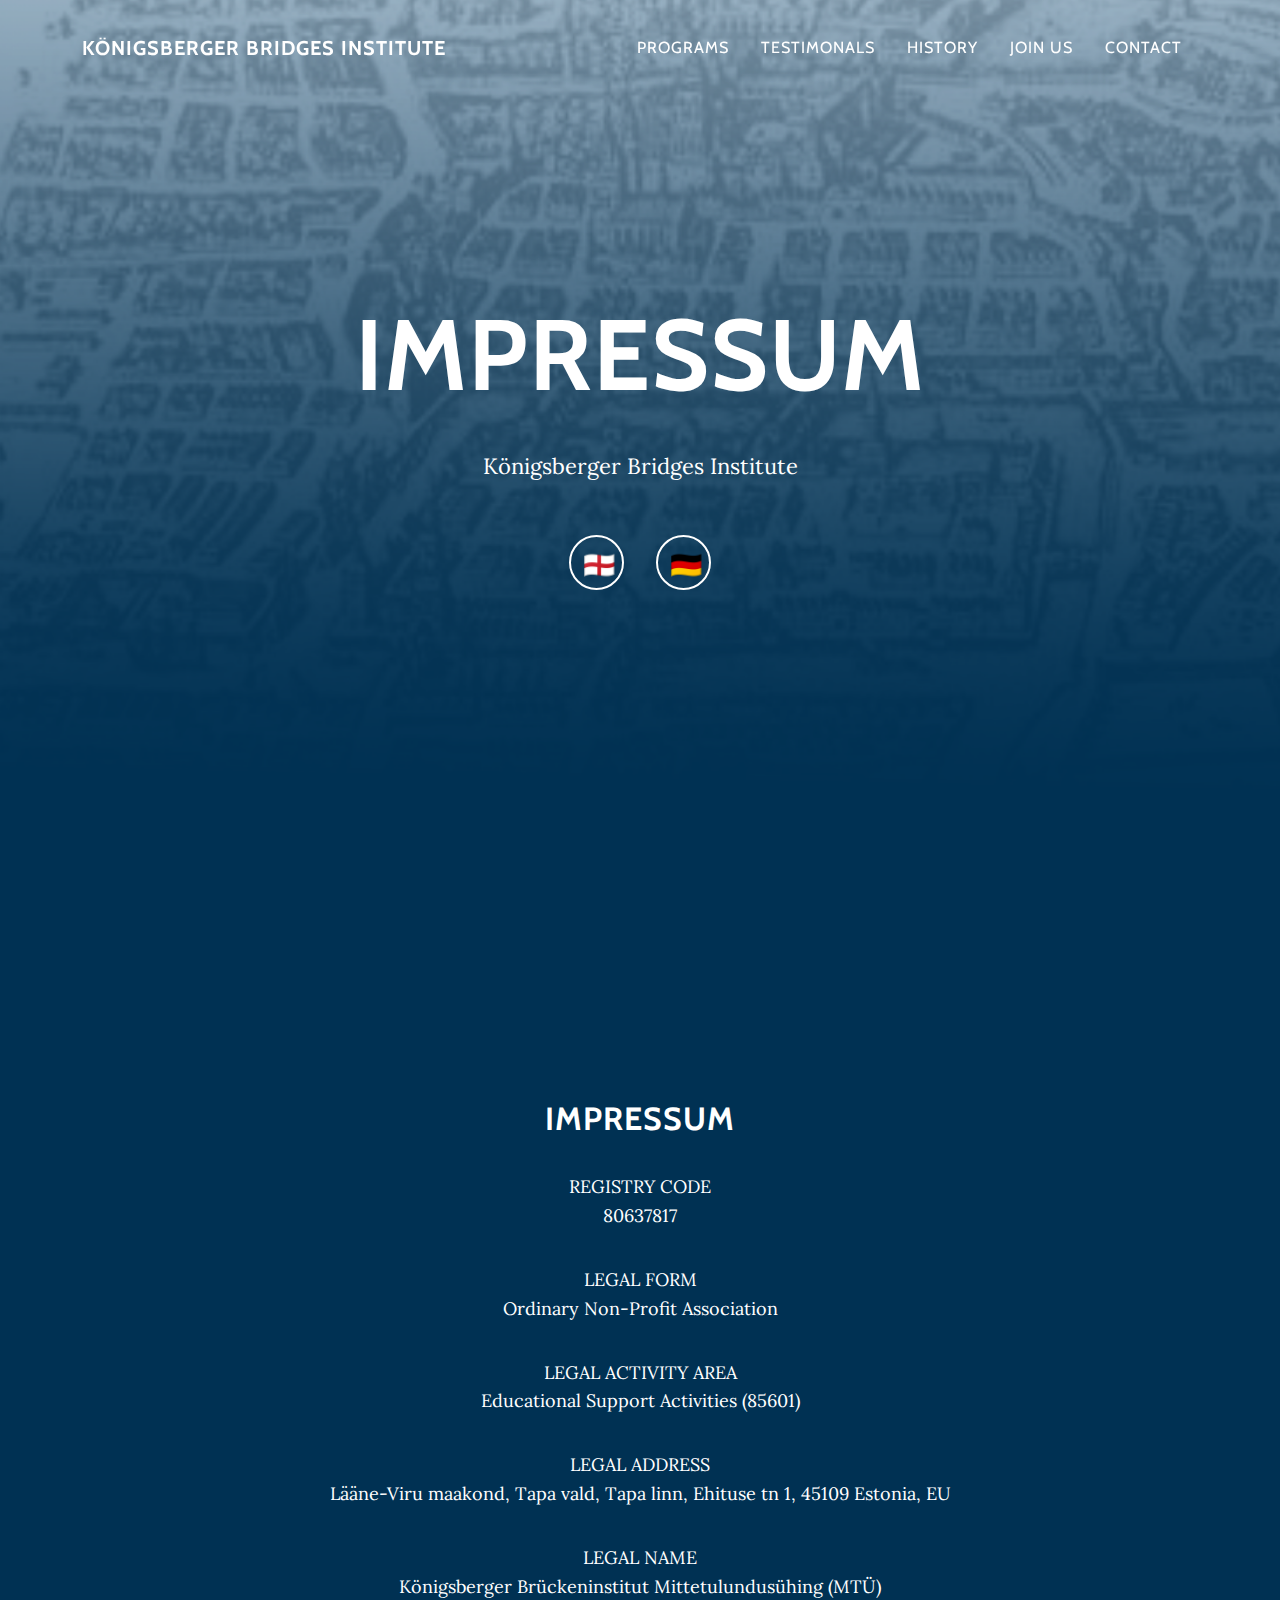
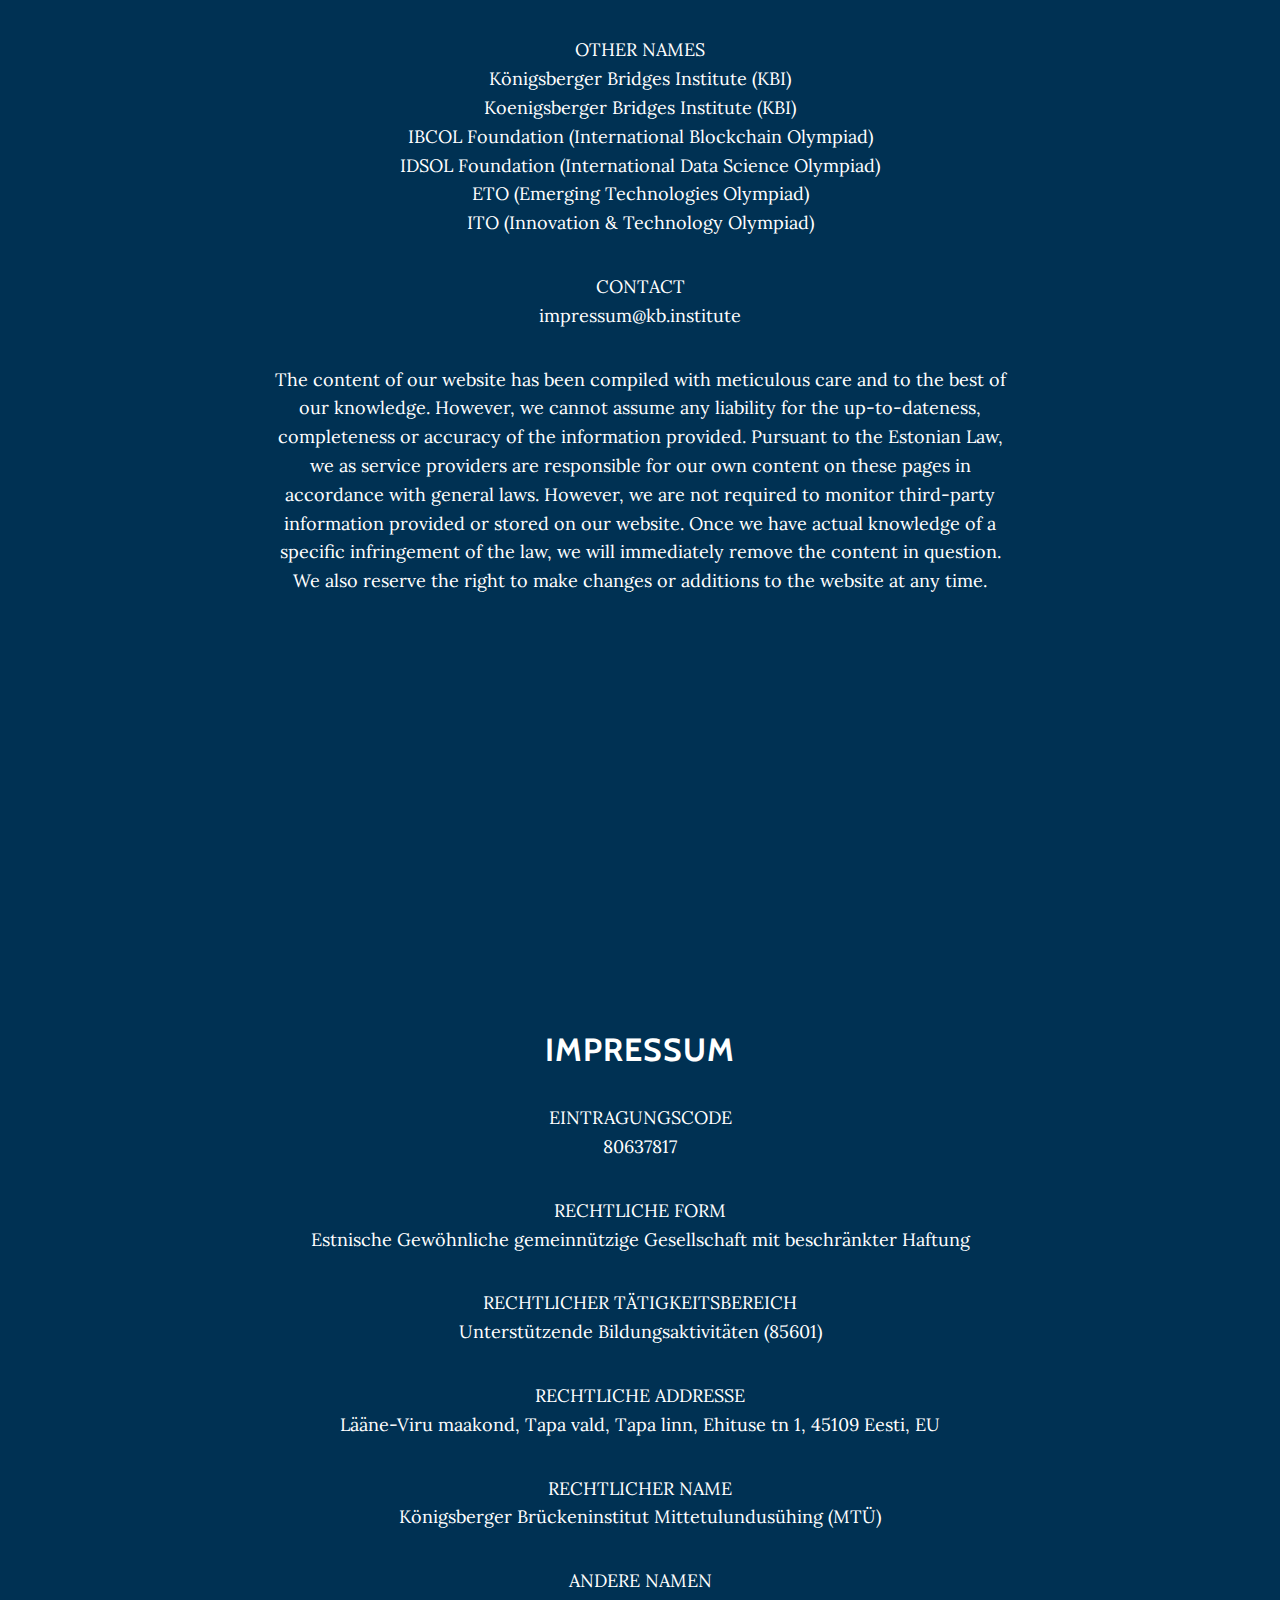
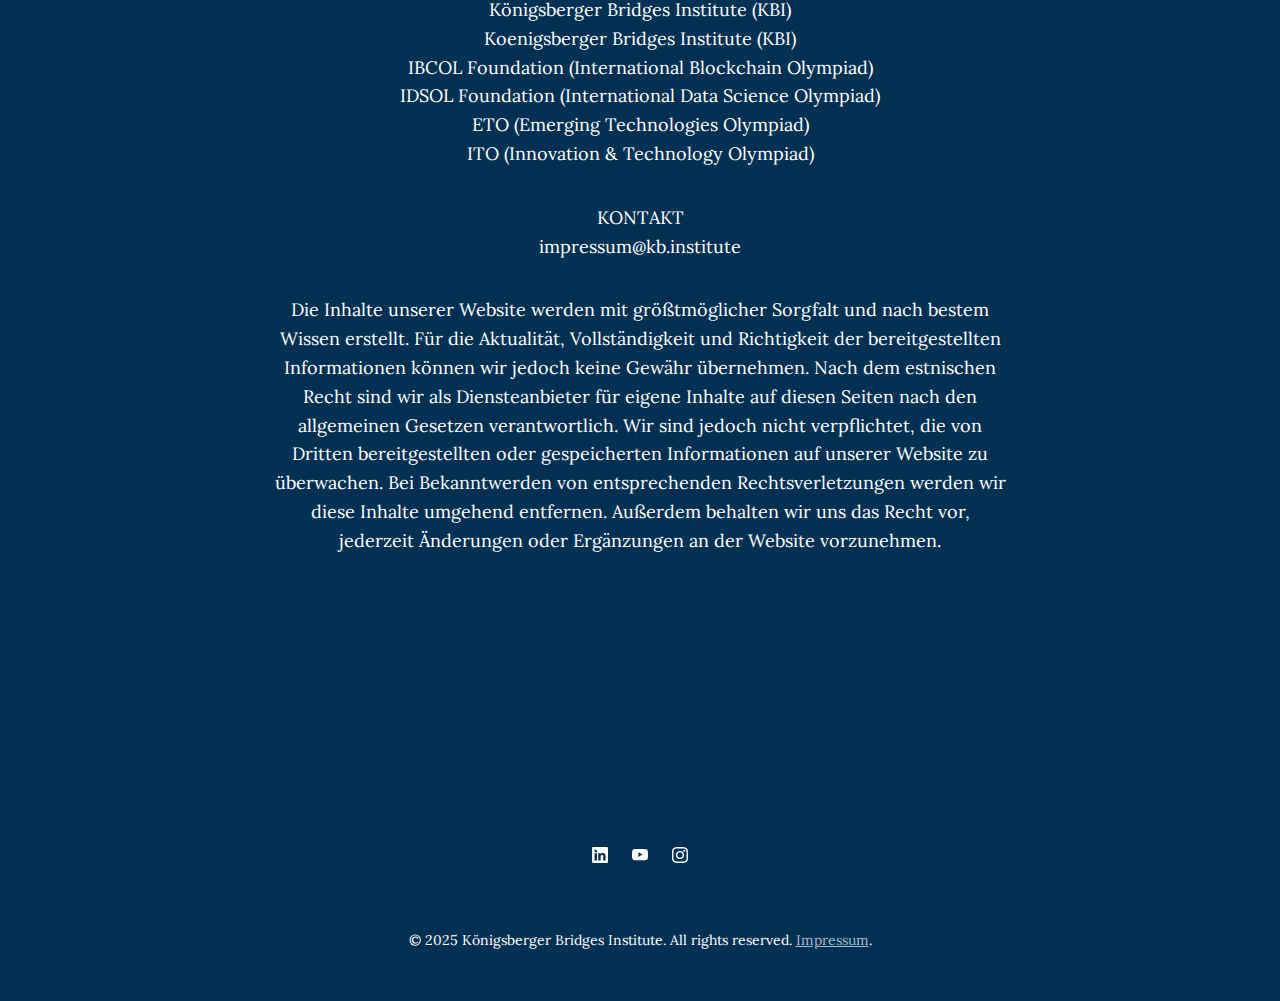
<file: impressum.html>
<!DOCTYPE html><html data-bs-theme="light" lang="en"><head><meta charset="utf-8">
<script async src="https://www.googletagmanager.com/gtag/js?id=G-483K22EFDR"></script>
<script>
  window.dataLayer = window.dataLayer || [];
  function gtag(){dataLayer.push(arguments);}
  gtag('js', new Date());
  gtag('config', 'G-483K22EFDR');
</script><meta name="viewport" content="width=device-width, initial-scale=1.0, shrink-to-fit=no"><title>Königsberger Bridges Institute</title><meta name="twitter:image" content="https://www.kb.institute/assets/img/Logos/kbi-003153.png"><meta name="twitter:description" content="Königsberger Bridges Institute brings out the latent potential and power of possibility through programs and infrastructure for education in STEM."><meta property="og:title" content="Königsberger Bridges Institute"><meta property="og:type" content="website"><meta name="twitter:title" content="Königsberger Bridges Institute"><meta name="description" content="Königsberger Bridges Institute brings out the latent potential and power of possibility through programs and infrastructure for education in STEM."><meta property="og:image" content="https://www.kb.institute/assets/img/Logos/kbi-003153.png"><link rel="icon" type="image/png" sizes="3841x3077" href="assets/img/Logos/kbi-000.png"><link rel="icon" type="image/png" sizes="3841x3077" href="assets/img/Logos/kbi-000.png" media="(prefers-color-scheme: dark)"><link rel="icon" type="image/png" sizes="3841x3077" href="assets/img/Logos/kbi-000.png"><link rel="icon" type="image/png" sizes="3841x3077" href="assets/img/Logos/kbi-000.png" media="(prefers-color-scheme: dark)"><link rel="icon" type="image/png" sizes="3841x3077" href="assets/img/Logos/kbi-000.png"><link rel="icon" type="image/png" sizes="3841x3077" href="assets/img/Logos/kbi-000.png"><link rel="icon" type="image/png" sizes="3841x3077" href="assets/img/Logos/kbi-000.png"><link rel="stylesheet" href="assets/bootstrap/css/bootstrap.min.css"><link rel="stylesheet" href="https://fonts.googleapis.com/css?family=Lora:400,700,400italic,700italic&amp;display=swap"><link rel="stylesheet" href="https://fonts.googleapis.com/css?family=Cabin:700&amp;display=swap"><link rel="stylesheet" href="https://cdnjs.cloudflare.com/ajax/libs/font-awesome/4.7.0/css/font-awesome.min.css"><link rel="stylesheet" href="assets/css/styles.min.css"></head><body id="page-top" data-bs-spy="scroll" data-bs-target="#mainNav" data-bs-offset="77" style="background: #003153;"><nav class="navbar navbar-expand-md fixed-top navbar-light" id="mainNav"><div class="container"><img src="assets/img/Logos/kbi-003153.png" width="0px" height="0px"><a class="navbar-brand" href="https://kb.institute">Königsberger Bridges Institute</a><button data-bs-toggle="collapse" class="navbar-toggler navbar-toggler-right" data-bs-target="#navbarResponsive" type="button" aria-controls="navbarResponsive" aria-expanded="false" aria-label="Toggle navigation" value="Menu"><i class="fa fa-bars"></i></button><div class="collapse navbar-collapse" id="navbarResponsive"><ul class="navbar-nav ms-auto"><li class="nav-item nav-link"><a class="nav-link" href="index.html#ertw">Programs</a></li><li class="nav-item nav-link"><a class="nav-link" href="testimonials.html">Testimonals</a></li><li class="nav-item nav-link"><a class="nav-link" href="history.html">History</a></li><li class="nav-item nav-link"><a class="nav-link" href="https://drive.google.com/file/d/1vzIyGsGKx9d0Z9iZ9qarGZwews9msNI7/view" target="_blank">Join Us</a></li><li class="nav-item nav-link"><a class="nav-link" href="index.html#contact">contact</a></li></ul></div></div></nav><header class="masthead" style="background-image:url('assets/img/koenigsberger-bruecken-preussen.png');"><div class="intro-body"><div class="container"><div class="row"><div class="col-lg-8 mx-auto"><h1 class="brand-heading">IMPRESSUM</h1><p class="intro-text">Königsberger Bridges Institute</p><a class="btn btn-link btn-circle lang-btn" role="button" href="#en">🏴󠁧󠁢󠁥󠁮󠁧󠁿</a><a class="btn btn-link btn-circle lang-btn" role="button" href="#de">🇩🇪</a></div></div></div></div></header><section class="text-center content-section" id="en"><div class="container"><div class="row"><div class="col-lg-8 mx-auto"><h2>IMPRESSUM</h2><p>REGISTRY CODE<br>80637817</p><p>LEGAL FORM<br>Ordinary Non-Profit Association</p><p>LEGAL ACTIVITY AREA<br>Educational Support Activities (85601)</p><p>LEGAL&nbsp;ADDRESS<br>Lääne-Viru maakond, Tapa vald, Tapa linn, Ehituse tn 1, 45109 Estonia, EU</p><p>LEGAL&nbsp;NAME<br>Königsberger Brückeninstitut Mittetulundusühing (MTÜ)</p><p>OTHER NAMES<br>Königsberger Bridges Institute (KBI)<br>Koenigsberger Bridges Institute (KBI)<br>IBCOL Foundation (International Blockchain Olympiad)<br>IDSOL Foundation (International Data Science Olympiad)<br>ETO (Emerging Technologies Olympiad)<br>ITO (Innovation &amp; Technology Olympiad)</p><p>CONTACT<br>impressum@kb.institute</p><p>The content of our website has been compiled with meticulous care and to the best of our knowledge. However, we cannot assume any liability for the up-to-dateness, completeness or accuracy of the information provided. Pursuant to the Estonian Law, we as service providers are responsible for our own content on these pages in accordance with general laws. However, we are not required to monitor third-party information provided or stored on our website. Once we have actual knowledge of a specific infringement of the law, we will immediately remove the content in question. We also reserve the right to make changes or additions to the website at any time.</p></div></div></div></section><section class="text-center content-section" id="de"><div class="container"><div class="row"><div class="col-lg-8 mx-auto"><h2>IMPRESSUM</h2><p>EINTRAGUNGSCODE<br>80637817</p><p>RECHTLICHE FORM<br>Estnische Gewöhnliche gemeinnützige Gesellschaft mit beschränkter Haftung</p><p>RECHTLICHER TÄTIGKEITSBEREICH<br>Unterstützende Bildungsaktivitäten (85601)</p><p>RECHTLICHE ADDRESSE<br>Lääne-Viru maakond, Tapa vald, Tapa linn, Ehituse tn 1, 45109 Eesti, EU</p><p>RECHTLICHER NAME<br>Königsberger Brückeninstitut Mittetulundusühing (MTÜ)</p><p>ANDERE NAMEN<br>Königsberger Bridges Institute (KBI)<br>Koenigsberger Bridges Institute (KBI)<br>IBCOL Foundation (International Blockchain Olympiad)<br>IDSOL Foundation (International Data Science Olympiad)<br>ETO (Emerging Technologies Olympiad)<br>ITO (Innovation &amp; Technology Olympiad)</p><p>KONTAKT<br>impressum@kb.institute</p><p>Die Inhalte unserer Website werden mit größtmöglicher Sorgfalt und nach bestem Wissen erstellt. Für die Aktualität, Vollständigkeit und Richtigkeit der bereitgestellten Informationen können wir jedoch keine Gewähr übernehmen. Nach dem estnischen Recht sind wir als Diensteanbieter für eigene Inhalte auf diesen Seiten nach den allgemeinen Gesetzen verantwortlich. Wir sind jedoch nicht verpflichtet, die von Dritten bereitgestellten oder gespeicherten Informationen auf unserer Website zu überwachen. Bei Bekanntwerden von entsprechenden Rechtsverletzungen werden wir diese Inhalte umgehend entfernen. Außerdem behalten wir uns das Recht vor, jederzeit Änderungen oder Ergänzungen an der Website vorzunehmen.</p></div></div></div></section><footer><div class="container text-center"><ul class="list-inline btn-pad"><li class="list-inline-item me-4"><a href="https://www.linkedin.com/company/kbi-eu/"><svg xmlns="http://www.w3.org/2000/svg" width="1em" height="1em" fill="currentColor" viewBox="0 0 16 16" class="bi bi-linkedin" style="color: rgb(255,255,255);">
  <path d="M0 1.146C0 .513.526 0 1.175 0h13.65C15.474 0 16 .513 16 1.146v13.708c0 .633-.526 1.146-1.175 1.146H1.175C.526 16 0 15.487 0 14.854V1.146zm4.943 12.248V6.169H2.542v7.225h2.401m-1.2-8.212c.837 0 1.358-.554 1.358-1.248-.015-.709-.52-1.248-1.342-1.248-.822 0-1.359.54-1.359 1.248 0 .694.521 1.248 1.327 1.248h.016zm4.908 8.212V9.359c0-.216.016-.432.08-.586.173-.431.568-.878 1.232-.878.869 0 1.216.662 1.216 1.634v3.865h2.401V9.25c0-2.22-1.184-3.252-2.764-3.252-1.274 0-1.845.7-2.165 1.193v.025h-.016a5.54 5.54 0 0 1 .016-.025V6.169h-2.4c.03.678 0 7.225 0 7.225h2.4"></path>
</svg></a></li><li class="list-inline-item me-4"><a href="#"><svg xmlns="http://www.w3.org/2000/svg" width="1em" height="1em" fill="currentColor" viewBox="0 0 16 16" class="bi bi-youtube" style="color: rgb(255,255,255);">
  <path d="M8.051 1.999h.089c.822.003 4.987.033 6.11.335a2.01 2.01 0 0 1 1.415 1.42c.101.38.172.883.22 1.402l.01.104.022.26.008.104c.065.914.073 1.77.074 1.957v.075c-.001.194-.01 1.108-.082 2.06l-.008.105-.009.104c-.05.572-.124 1.14-.235 1.558a2.007 2.007 0 0 1-1.415 1.42c-1.16.312-5.569.334-6.18.335h-.142c-.309 0-1.587-.006-2.927-.052l-.17-.006-.087-.004-.171-.007-.171-.007c-1.11-.049-2.167-.128-2.654-.26a2.007 2.007 0 0 1-1.415-1.419c-.111-.417-.185-.986-.235-1.558L.09 9.82l-.008-.104A31.4 31.4 0 0 1 0 7.68v-.123c.002-.215.01-.958.064-1.778l.007-.103.003-.052.008-.104.022-.26.01-.104c.048-.519.119-1.023.22-1.402a2.007 2.007 0 0 1 1.415-1.42c.487-.13 1.544-.21 2.654-.26l.17-.007.172-.006.086-.003.171-.007A99.788 99.788 0 0 1 7.858 2h.193zM6.4 5.209v4.818l4.157-2.408z"></path>
</svg></a></li><li class="list-inline-item"><a href="#" style="color: rgb(255,255,255);"><svg xmlns="http://www.w3.org/2000/svg" width="1em" height="1em" fill="currentColor" viewBox="0 0 16 16" class="bi bi-instagram">
  <path d="M8 0C5.829 0 5.556.01 4.703.048 3.85.088 3.269.222 2.76.42a3.917 3.917 0 0 0-1.417.923A3.927 3.927 0 0 0 .42 2.76C.222 3.268.087 3.85.048 4.7.01 5.555 0 5.827 0 8.001c0 2.172.01 2.444.048 3.297.04.852.174 1.433.372 1.942.205.526.478.972.923 1.417.444.445.89.719 1.416.923.51.198 1.09.333 1.942.372C5.555 15.99 5.827 16 8 16s2.444-.01 3.298-.048c.851-.04 1.434-.174 1.943-.372a3.916 3.916 0 0 0 1.416-.923c.445-.445.718-.891.923-1.417.197-.509.332-1.09.372-1.942C15.99 10.445 16 10.173 16 8s-.01-2.445-.048-3.299c-.04-.851-.175-1.433-.372-1.941a3.926 3.926 0 0 0-.923-1.417A3.911 3.911 0 0 0 13.24.42c-.51-.198-1.092-.333-1.943-.372C10.443.01 10.172 0 7.998 0h.003zm-.717 1.442h.718c2.136 0 2.389.007 3.232.046.78.035 1.204.166 1.486.275.373.145.64.319.92.599.28.28.453.546.598.92.11.281.24.705.275 1.485.039.843.047 1.096.047 3.231s-.008 2.389-.047 3.232c-.035.78-.166 1.203-.275 1.485a2.47 2.47 0 0 1-.599.919c-.28.28-.546.453-.92.598-.28.11-.704.24-1.485.276-.843.038-1.096.047-3.232.047s-2.39-.009-3.233-.047c-.78-.036-1.203-.166-1.485-.276a2.478 2.478 0 0 1-.92-.598 2.48 2.48 0 0 1-.6-.92c-.109-.281-.24-.705-.275-1.485-.038-.843-.046-1.096-.046-3.233 0-2.136.008-2.388.046-3.231.036-.78.166-1.204.276-1.486.145-.373.319-.64.599-.92.28-.28.546-.453.92-.598.282-.11.705-.24 1.485-.276.738-.034 1.024-.044 2.515-.045v.002zm4.988 1.328a.96.96 0 1 0 0 1.92.96.96 0 0 0 0-1.92zm-4.27 1.122a4.109 4.109 0 1 0 0 8.217 4.109 4.109 0 0 0 0-8.217zm0 1.441a2.667 2.667 0 1 1 0 5.334 2.667 2.667 0 0 1 0-5.334"></path>
</svg></a></li></ul><p>© 2025 Königsberger Bridges Institute.&nbsp;All rights reserved.&nbsp;<a class="minimalist" href="impressum.html">Impressum</a>.</p></div></footer><script src="https://cdn.jsdelivr.net/npm/bootstrap@5.3.3/dist/js/bootstrap.bundle.min.js"></script><script src="assets/js/script.min.js"></script></body></html>
</file>
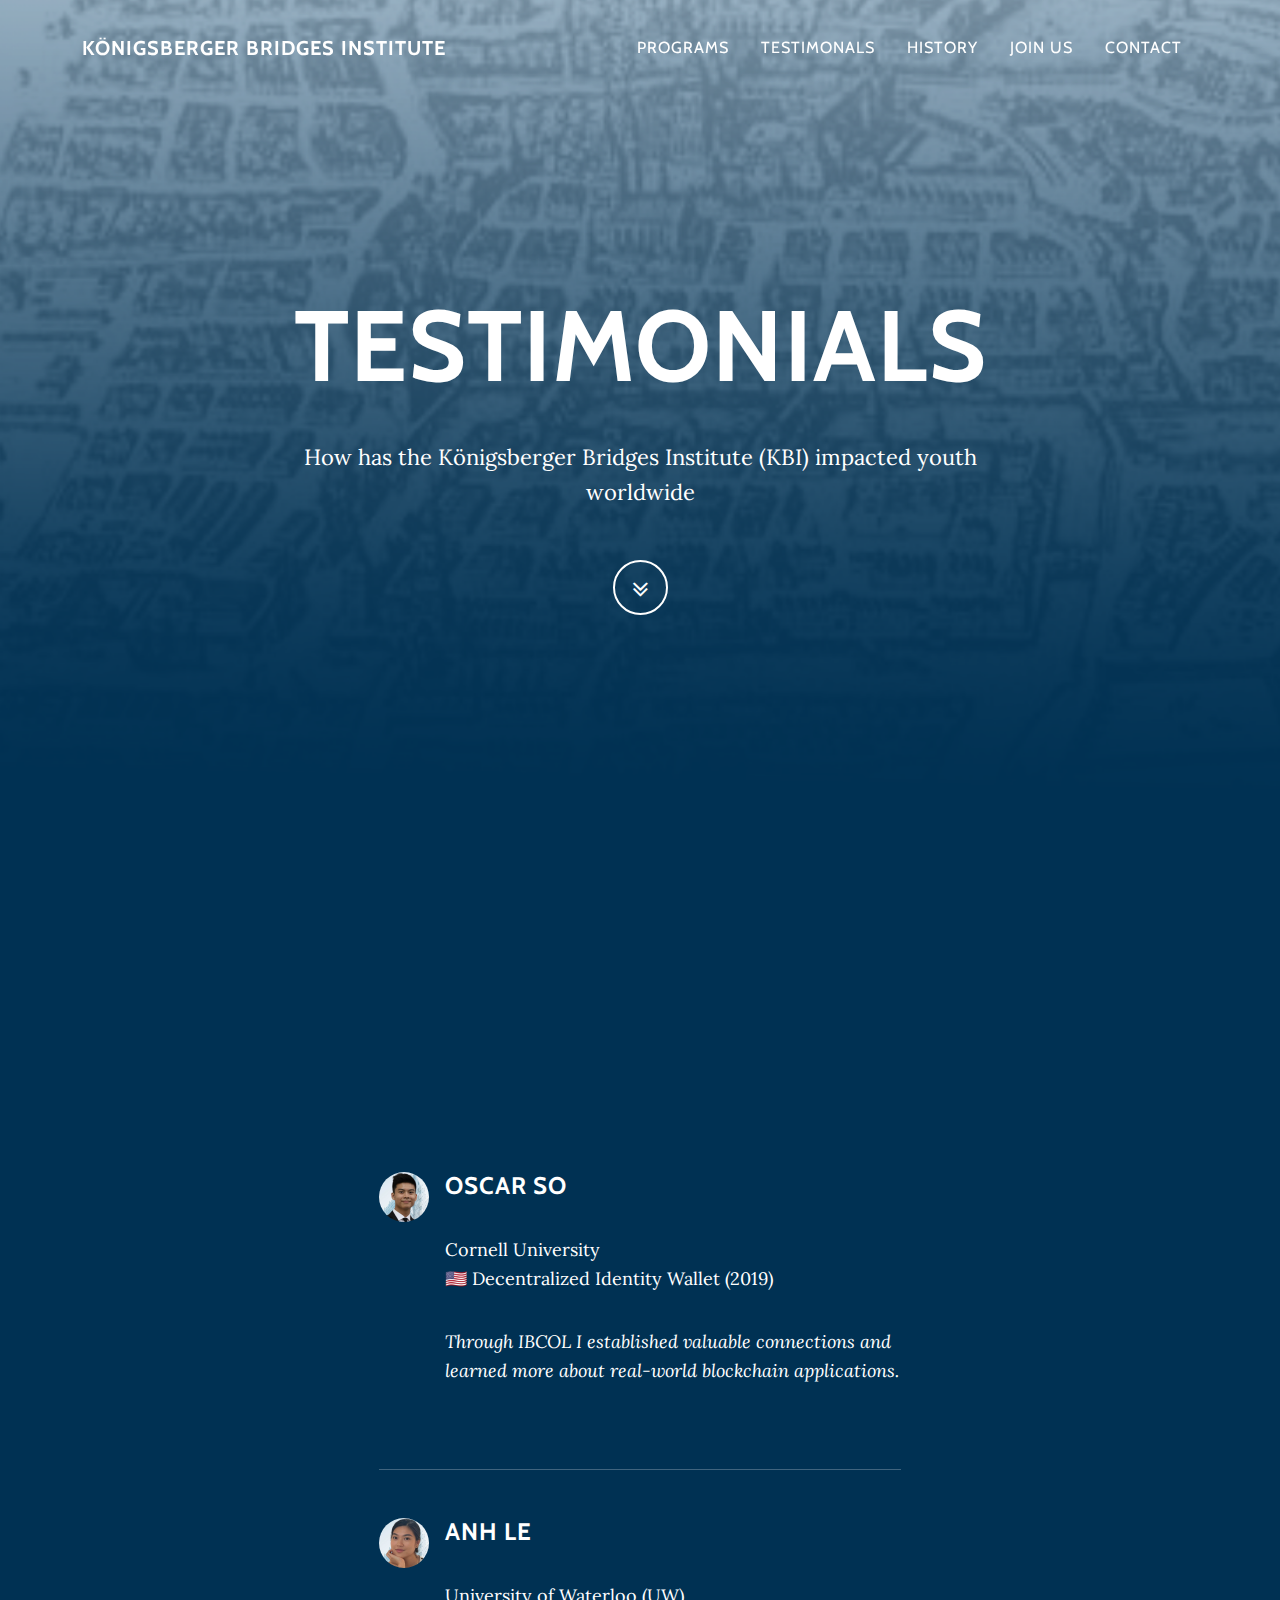
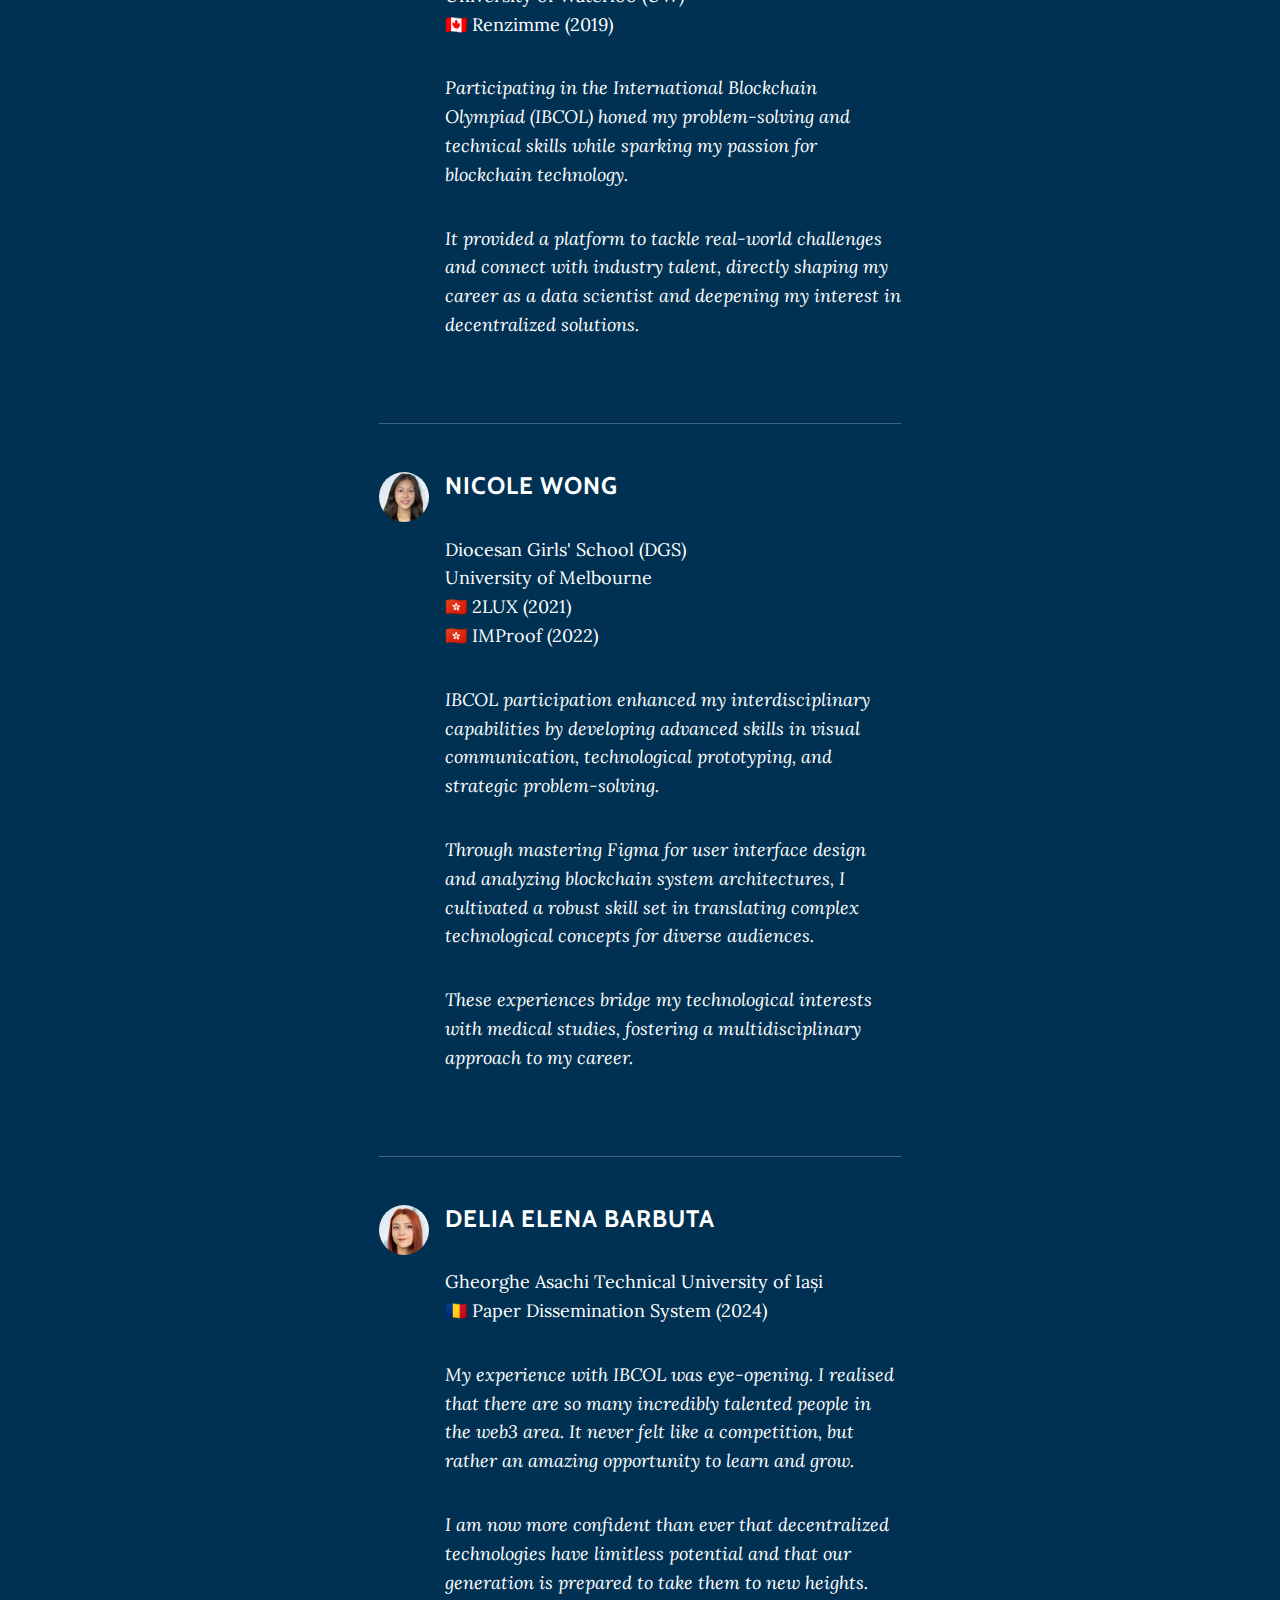
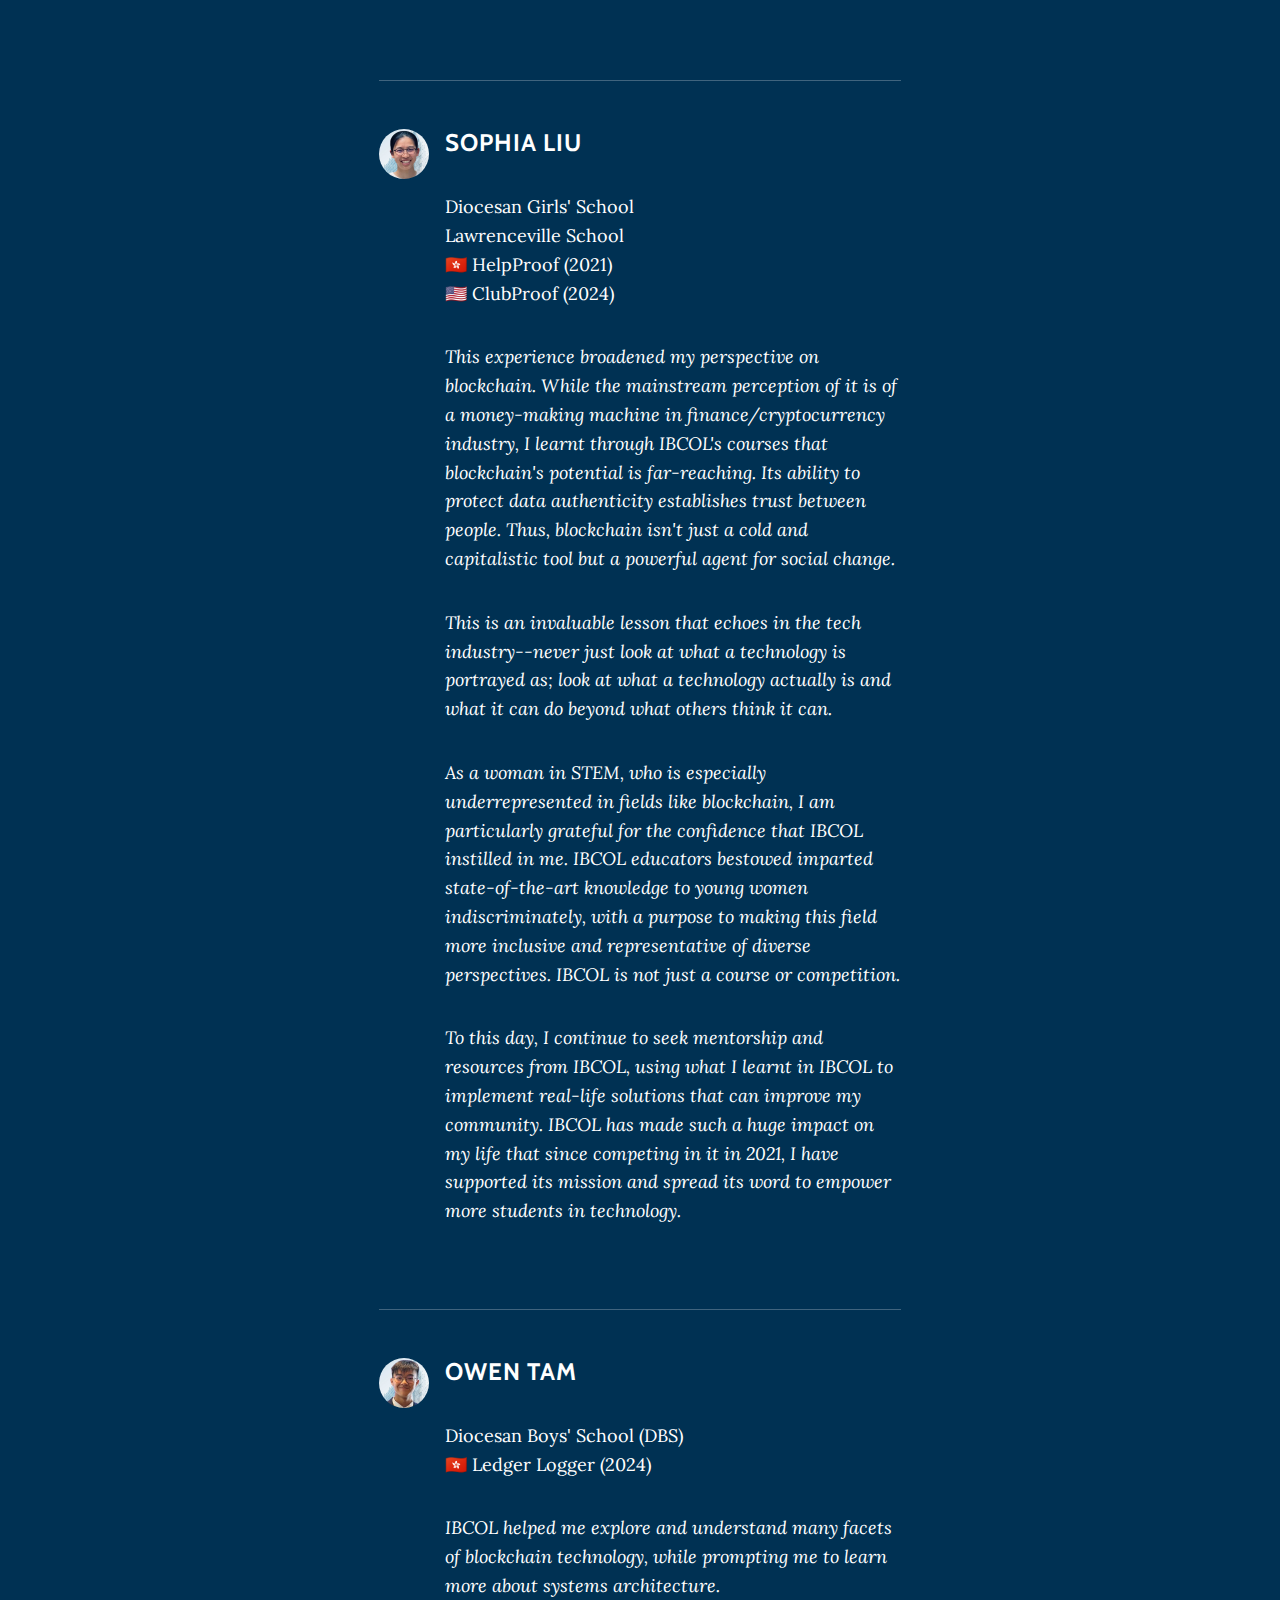
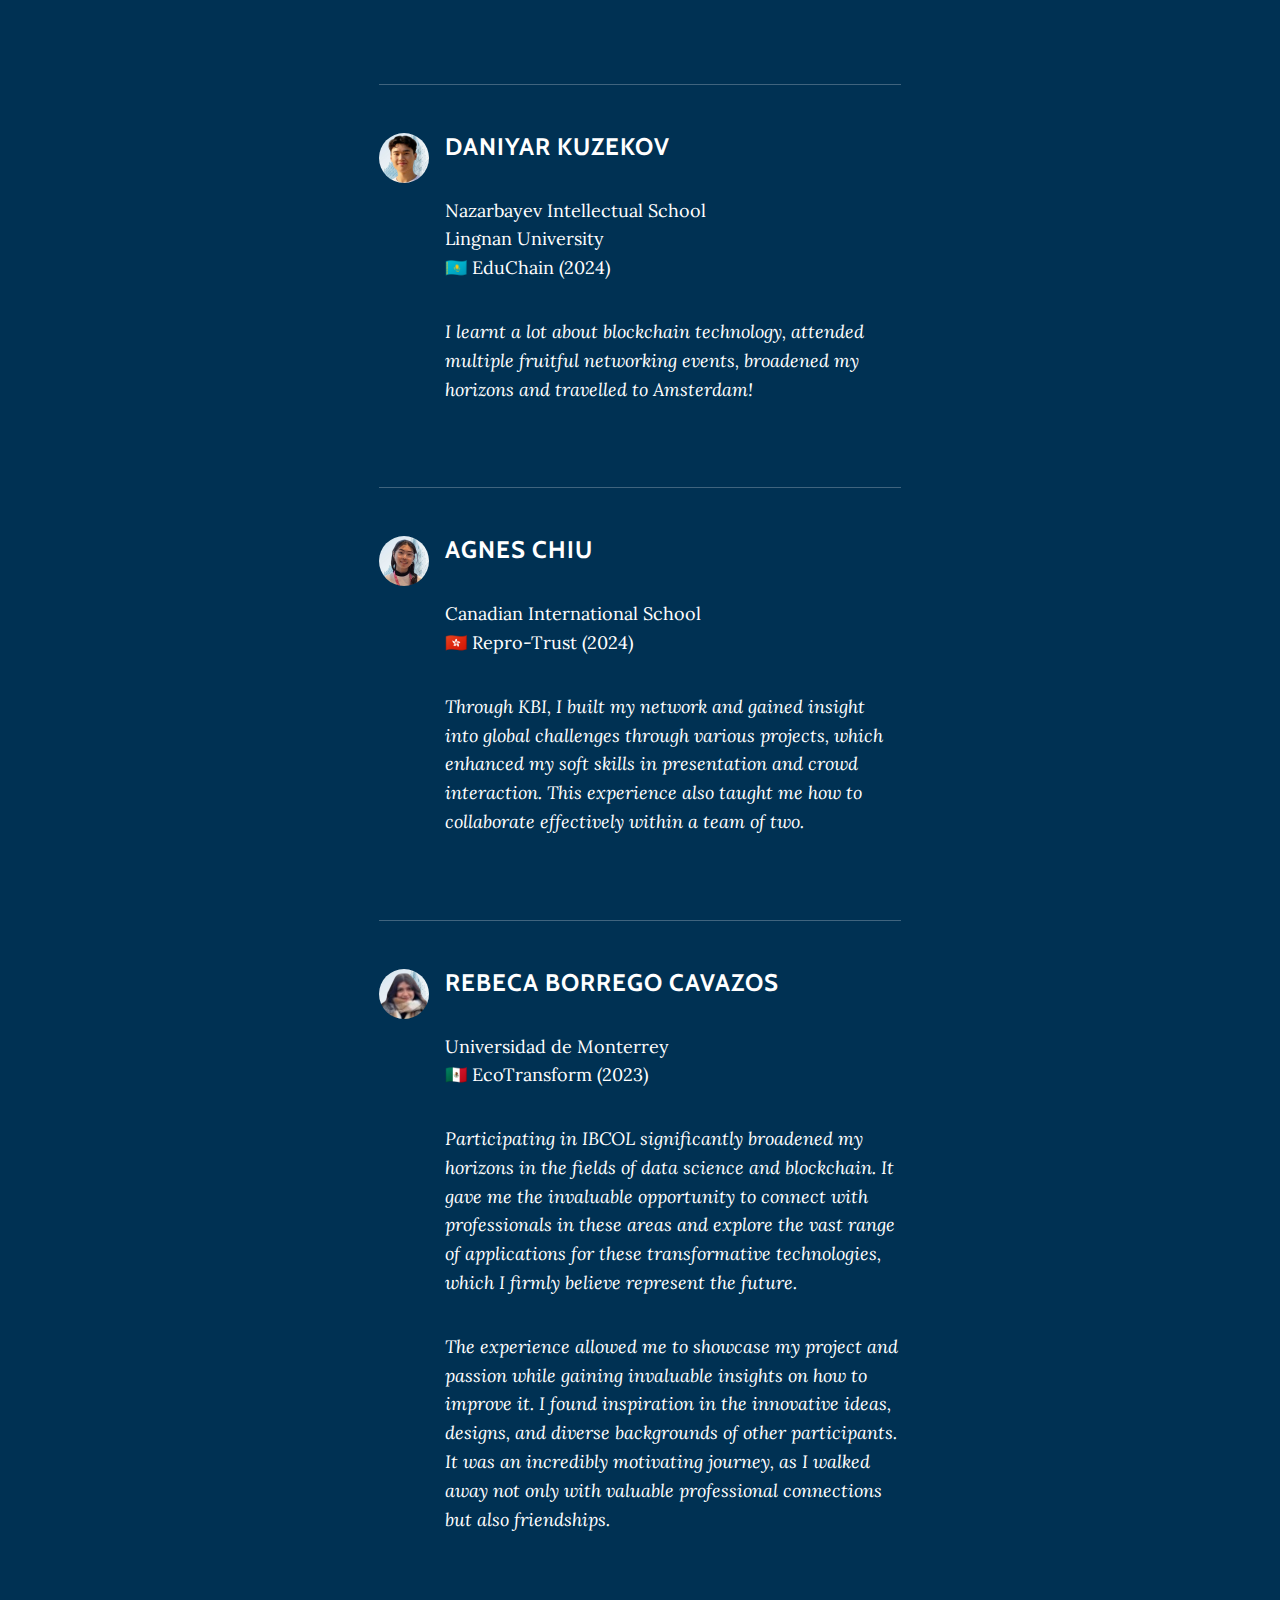
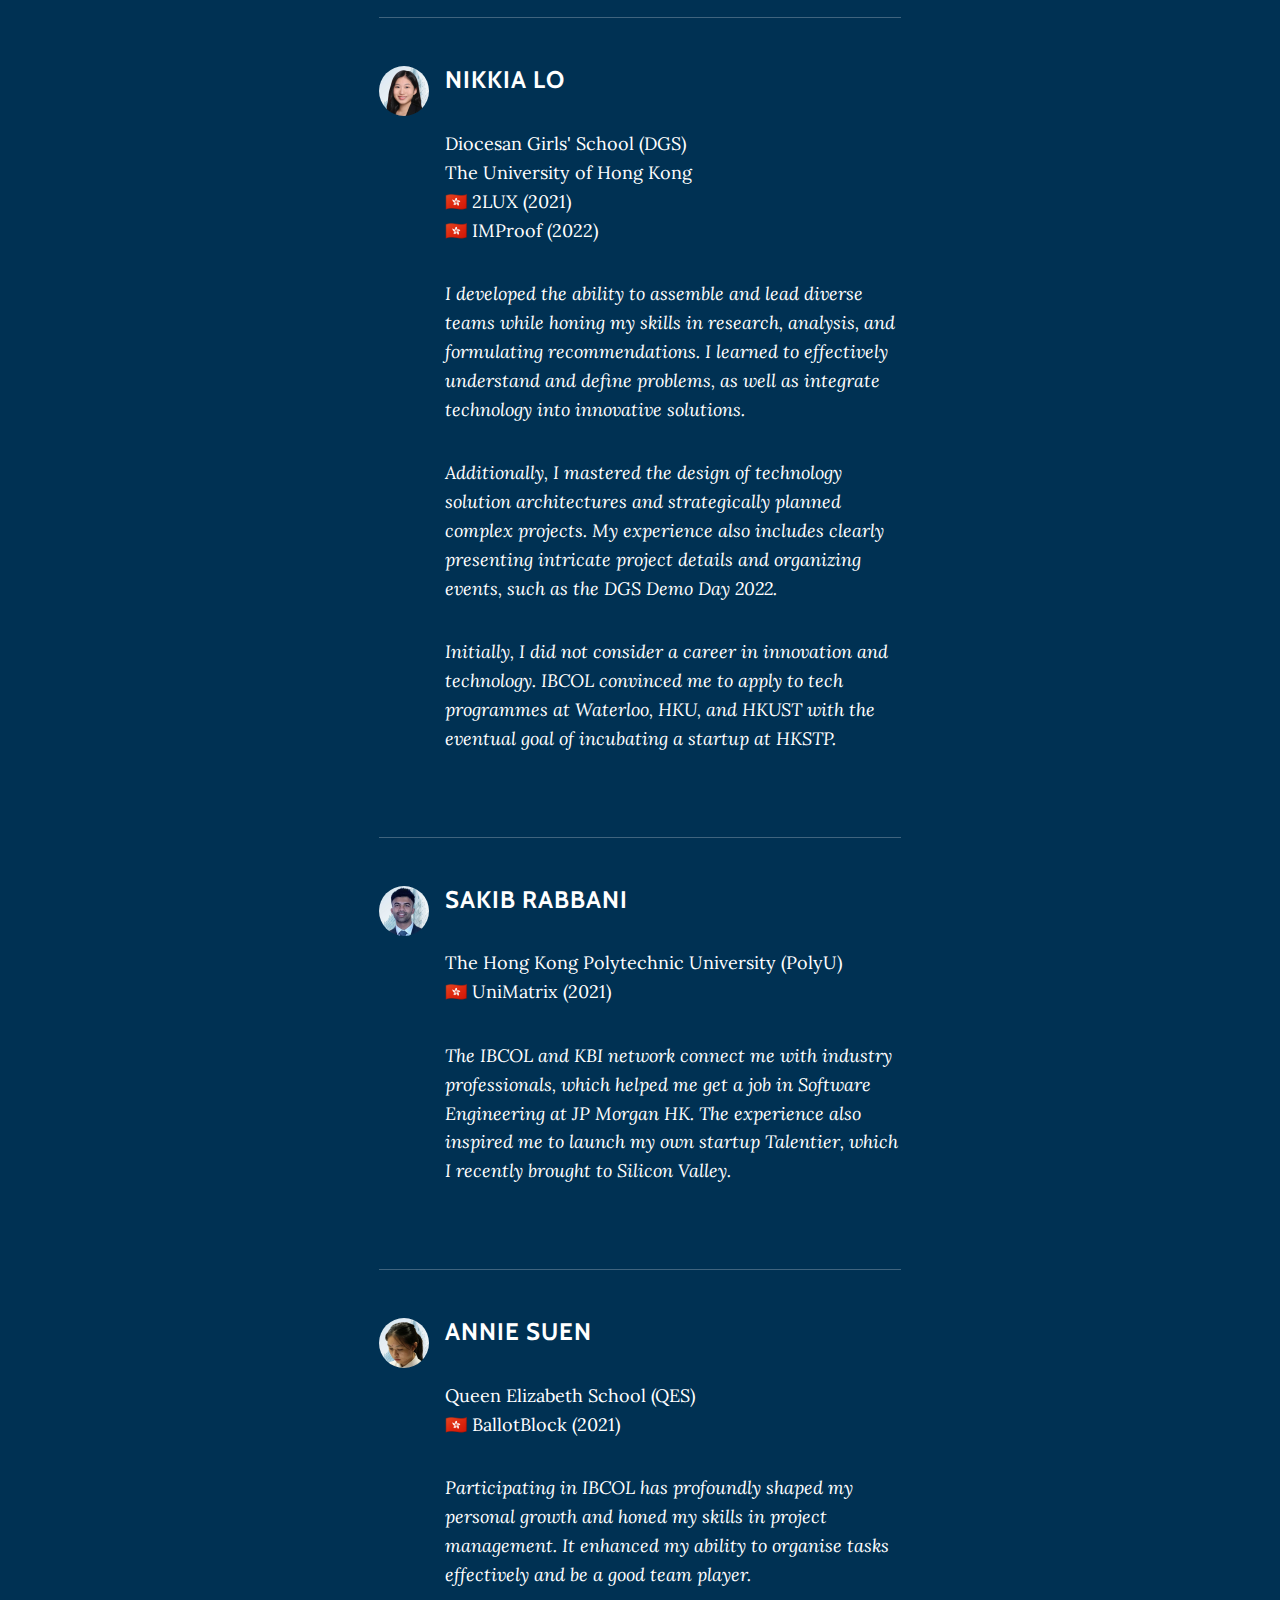
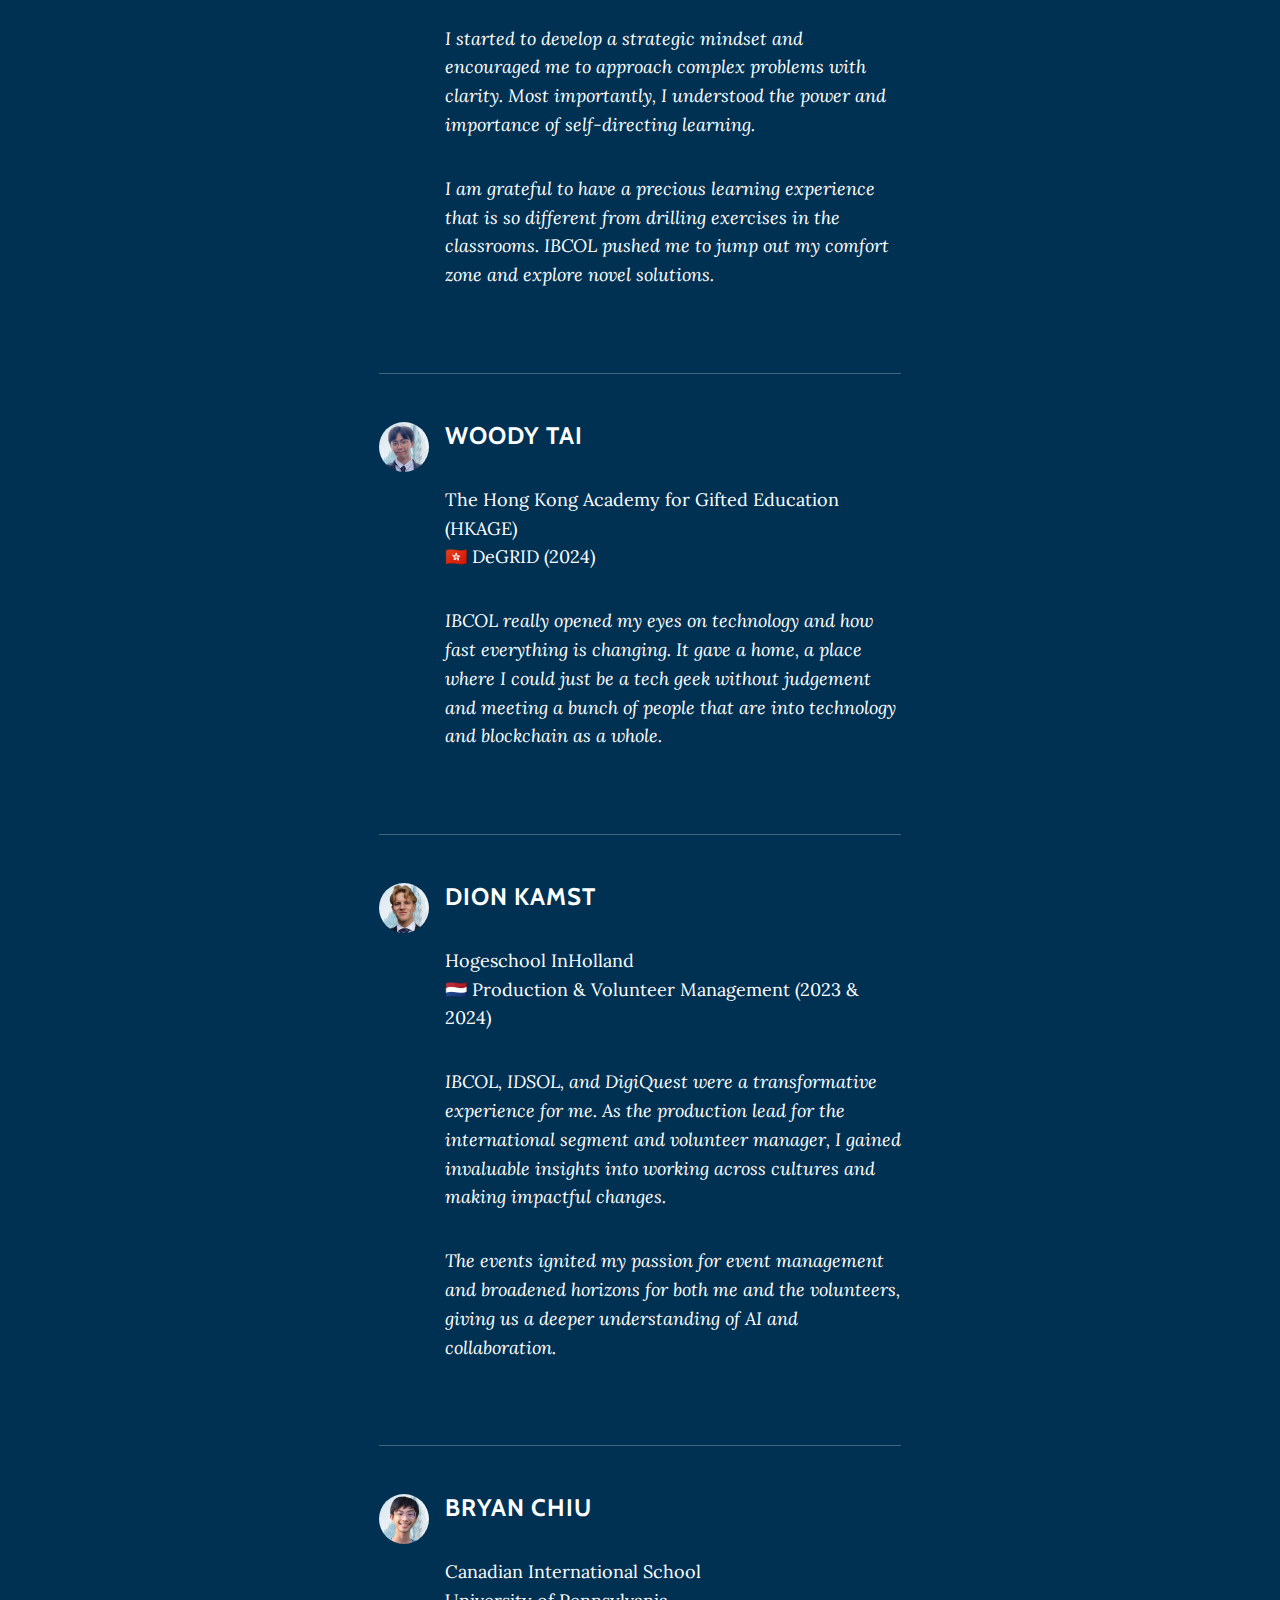
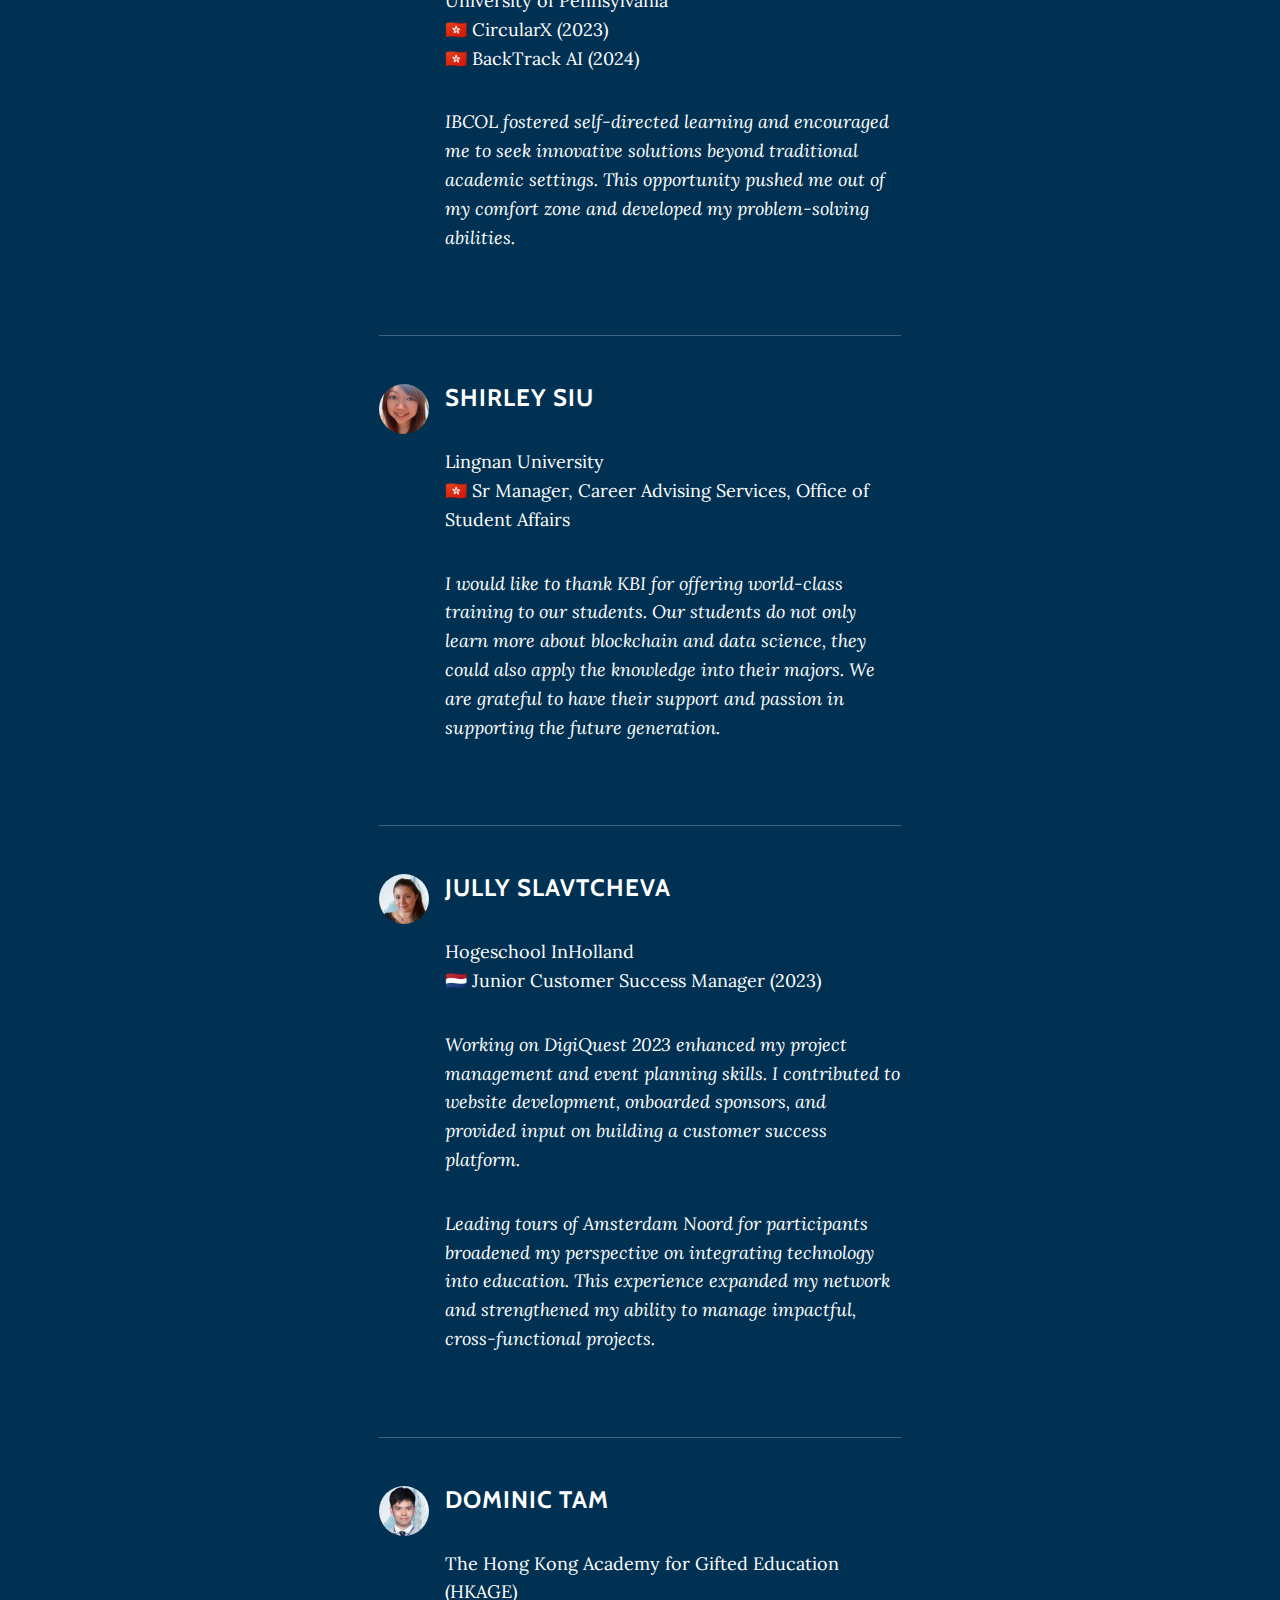
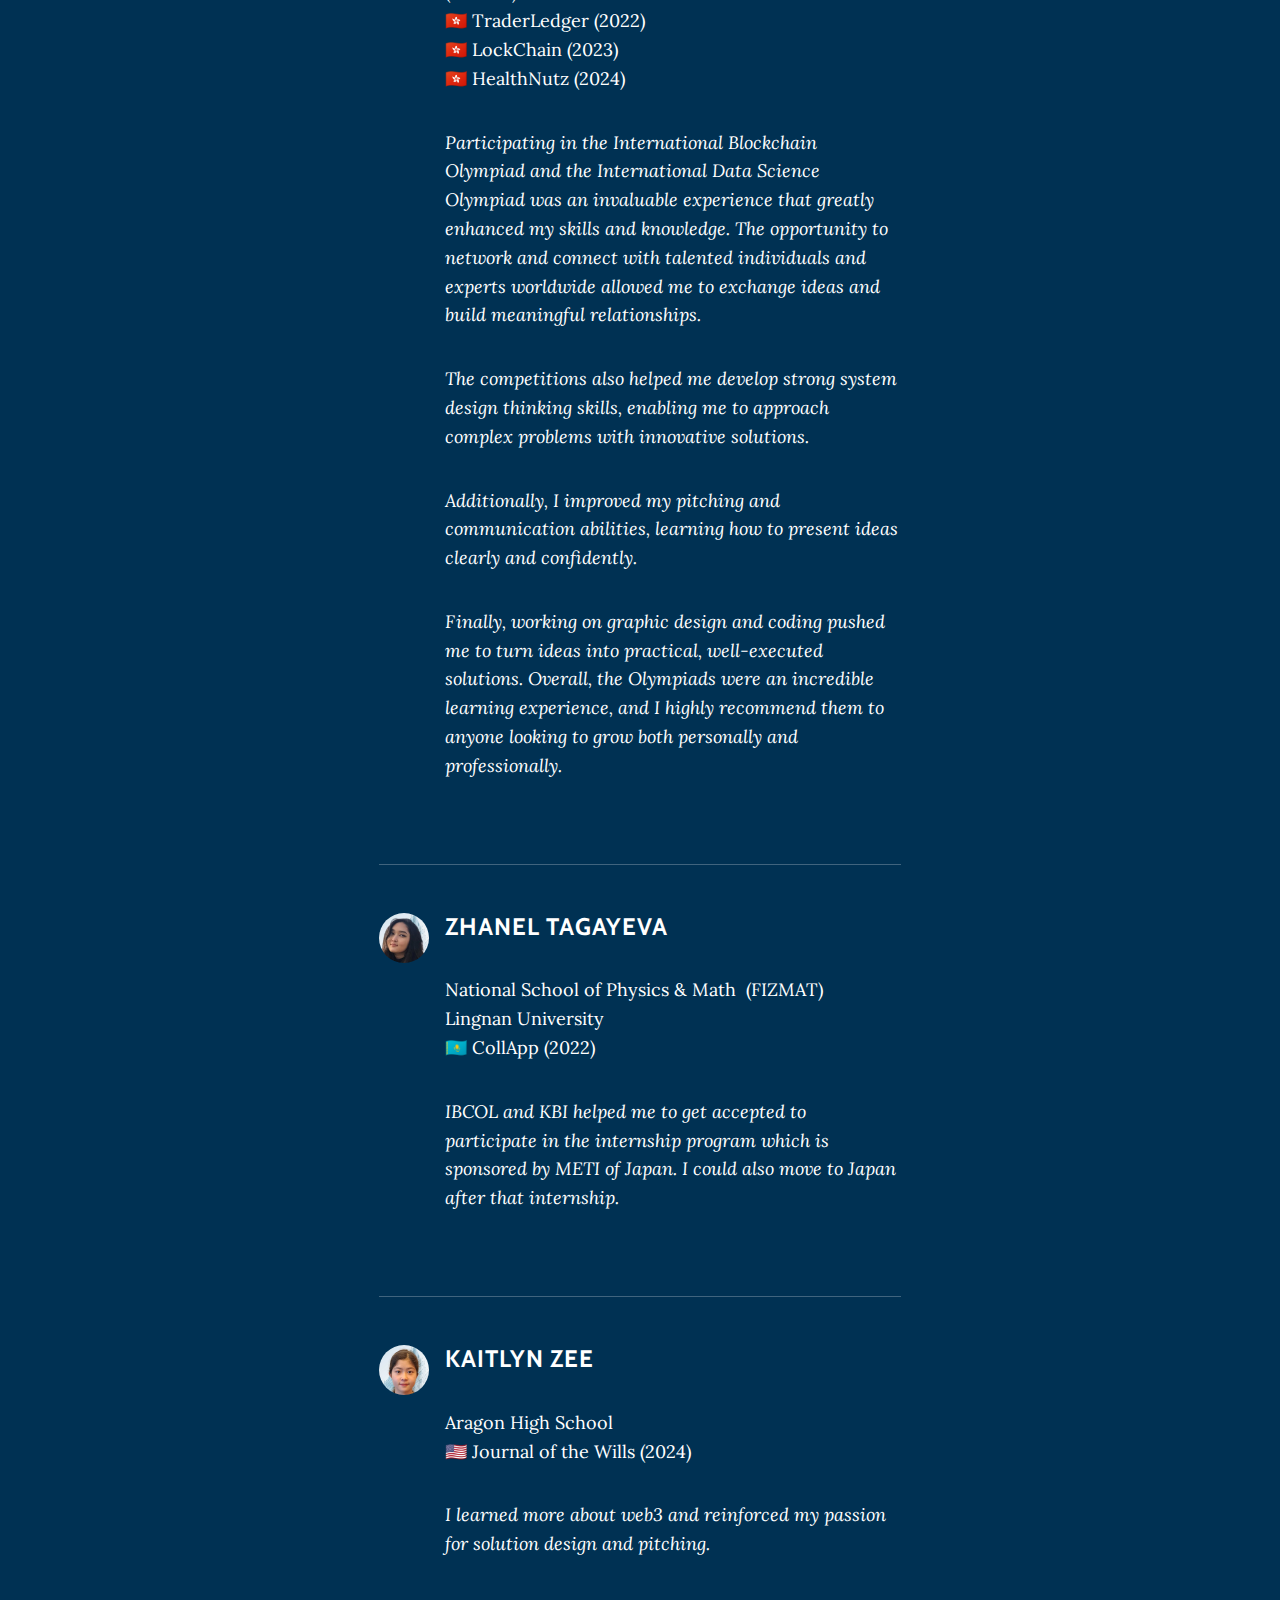
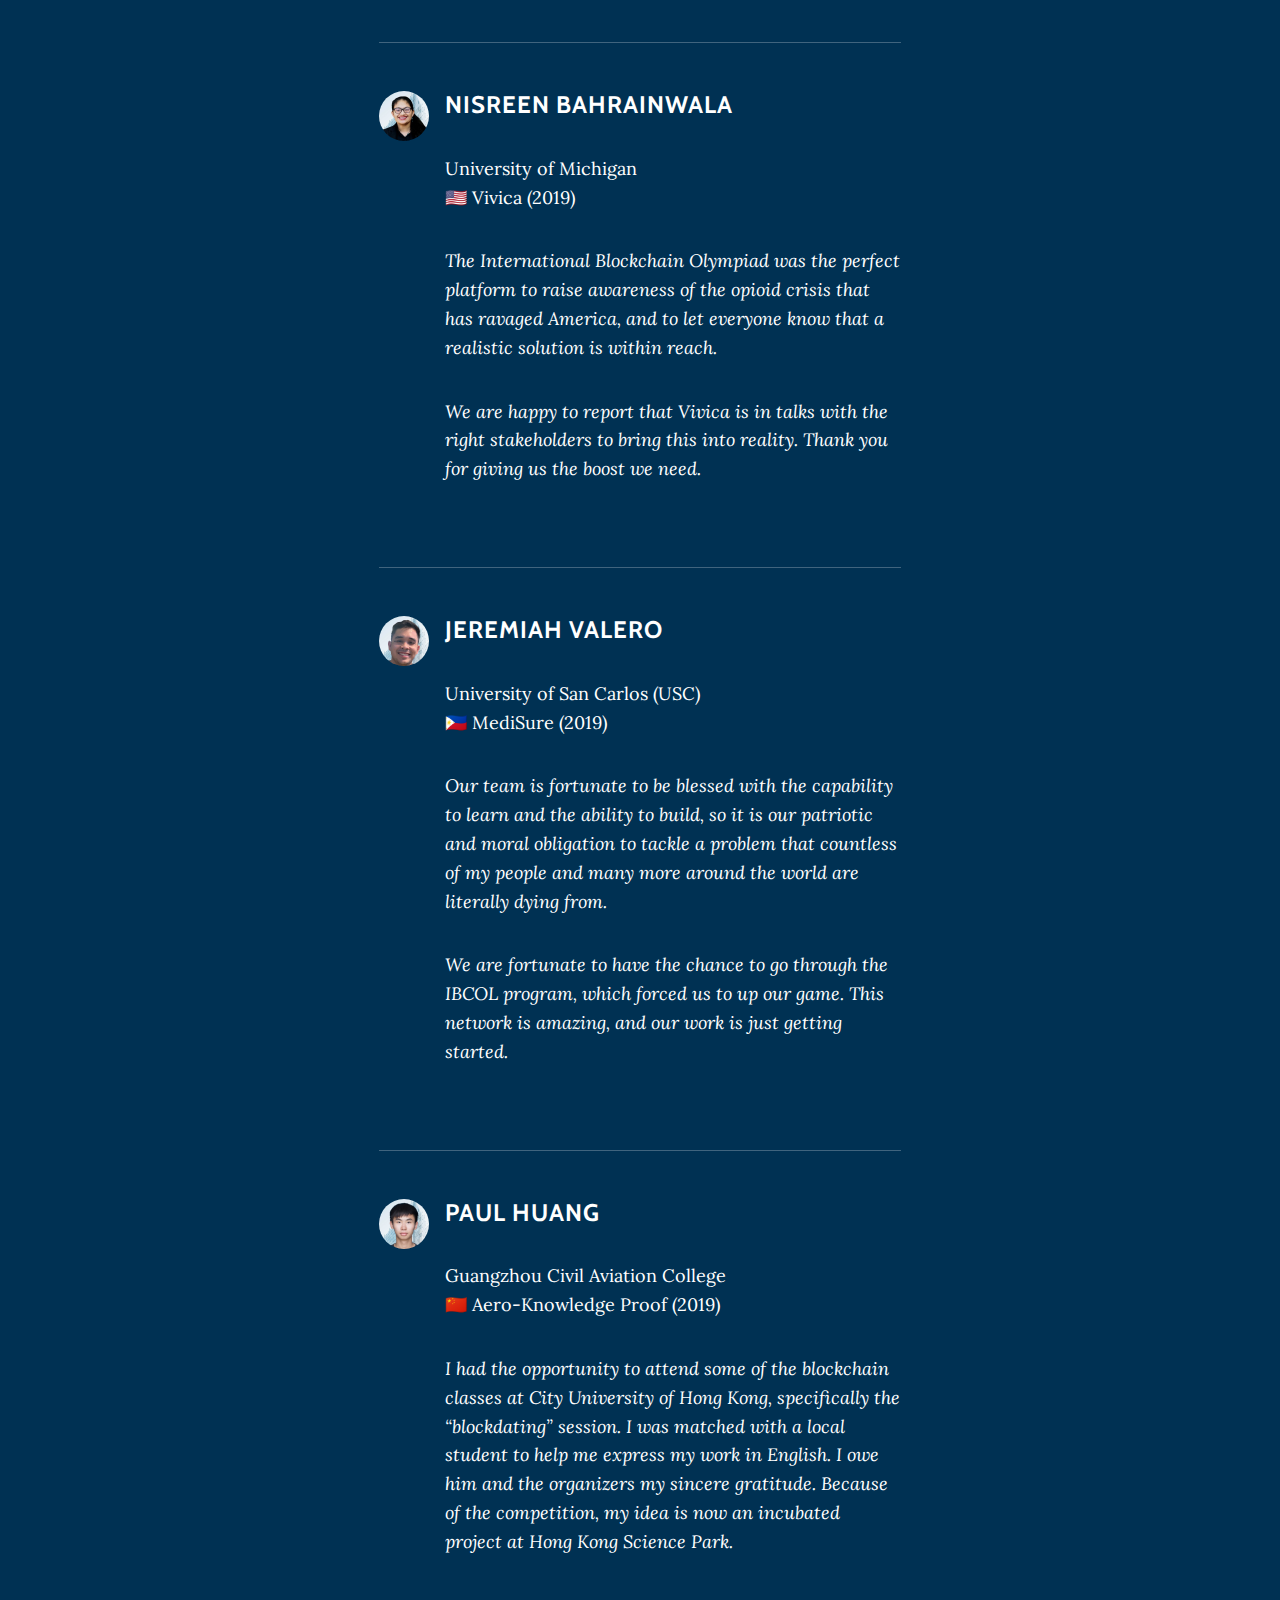
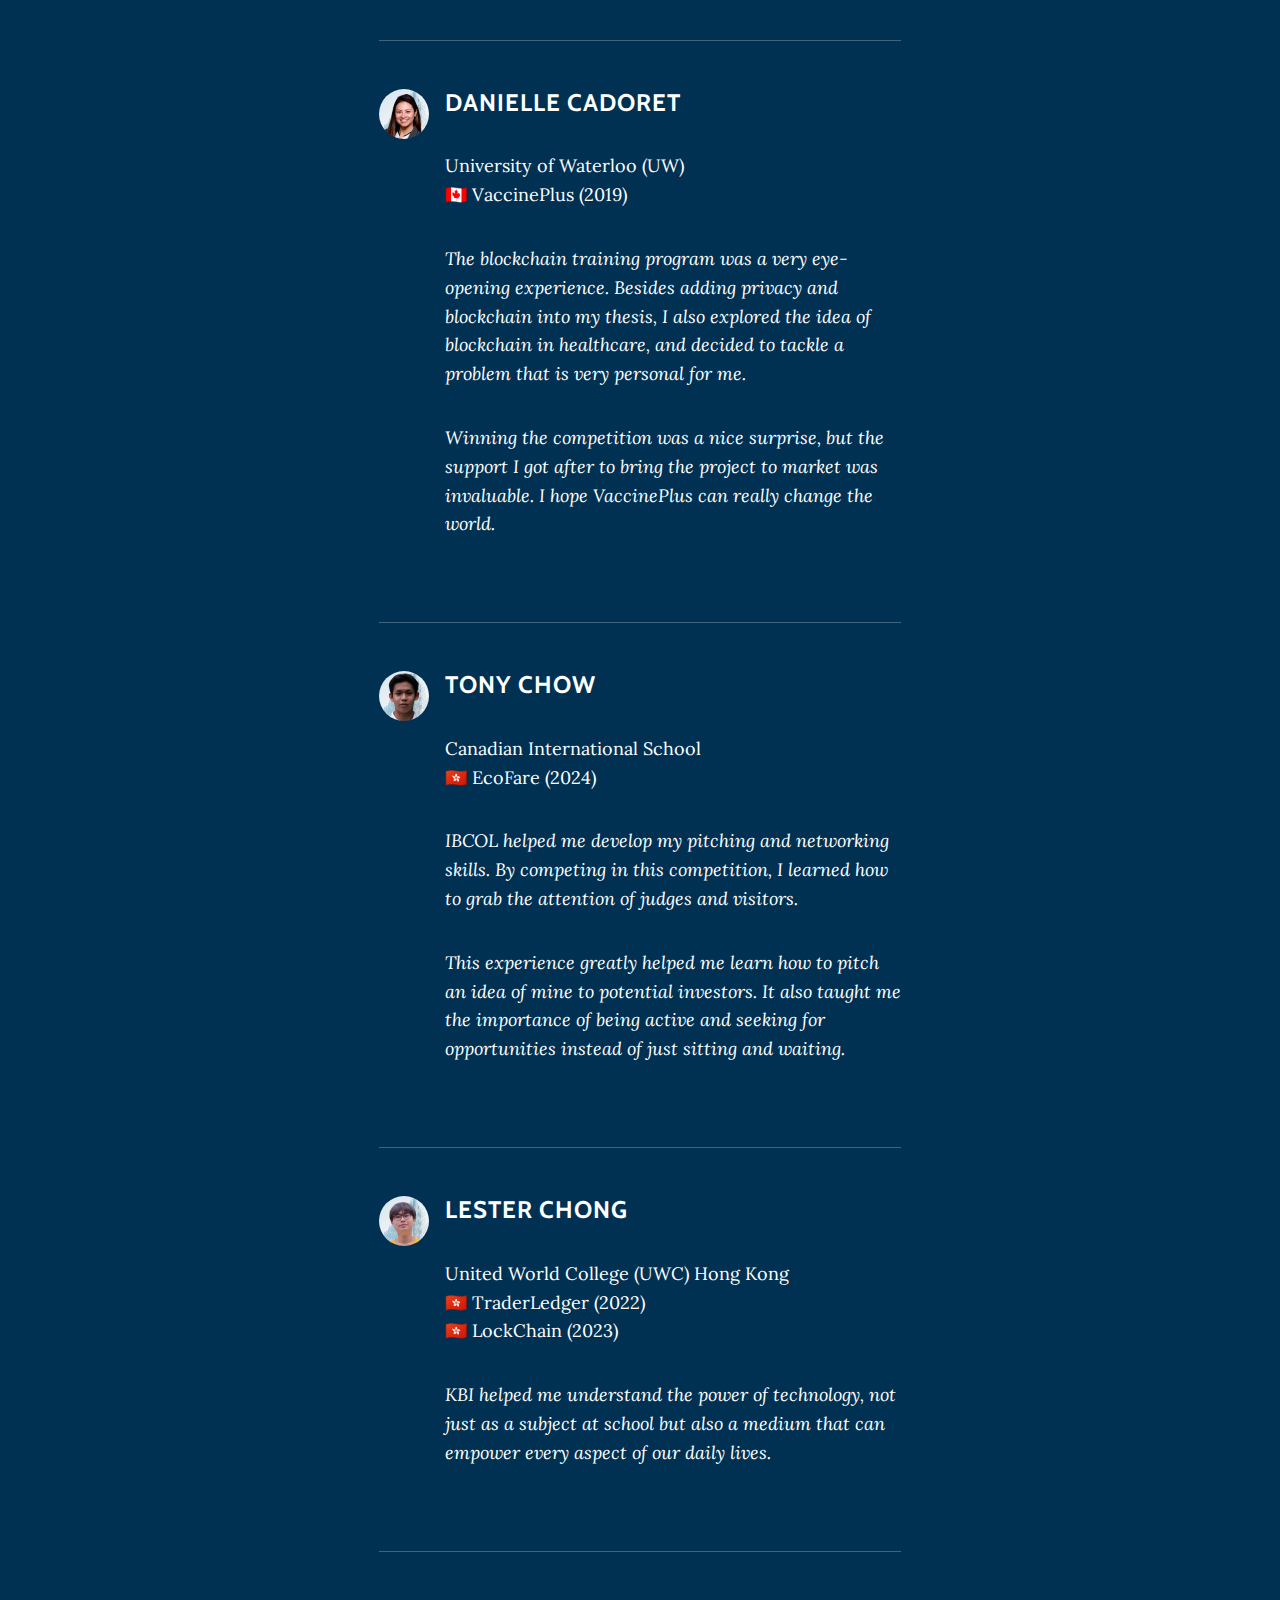
<file: testimonials.html>
<!DOCTYPE html><html data-bs-theme="light" lang="en"><head><meta charset="utf-8">
<script async src="https://www.googletagmanager.com/gtag/js?id=G-483K22EFDR"></script>
<script>
  window.dataLayer = window.dataLayer || [];
  function gtag(){dataLayer.push(arguments);}
  gtag('js', new Date());
  gtag('config', 'G-483K22EFDR');
</script><meta name="viewport" content="width=device-width, initial-scale=1.0, shrink-to-fit=no"><title>Königsberger Bridges Institute</title><meta name="twitter:image" content="https://www.kb.institute/assets/img/Logos/kbi-003153.png"><meta name="twitter:description" content="Königsberger Bridges Institute brings out the latent potential and power of possibility through programs and infrastructure for education in STEM."><meta property="og:title" content="Königsberger Bridges Institute"><meta property="og:type" content="website"><meta name="twitter:title" content="Königsberger Bridges Institute"><meta name="description" content="Königsberger Bridges Institute brings out the latent potential and power of possibility through programs and infrastructure for education in STEM."><meta property="og:image" content="https://www.kb.institute/assets/img/Logos/kbi-003153.png"><link rel="icon" type="image/png" sizes="3841x3077" href="assets/img/Logos/kbi-000.png"><link rel="icon" type="image/png" sizes="3841x3077" href="assets/img/Logos/kbi-000.png" media="(prefers-color-scheme: dark)"><link rel="icon" type="image/png" sizes="3841x3077" href="assets/img/Logos/kbi-000.png"><link rel="icon" type="image/png" sizes="3841x3077" href="assets/img/Logos/kbi-000.png" media="(prefers-color-scheme: dark)"><link rel="icon" type="image/png" sizes="3841x3077" href="assets/img/Logos/kbi-000.png"><link rel="icon" type="image/png" sizes="3841x3077" href="assets/img/Logos/kbi-000.png"><link rel="icon" type="image/png" sizes="3841x3077" href="assets/img/Logos/kbi-000.png"><link rel="stylesheet" href="assets/bootstrap/css/bootstrap.min.css"><link rel="stylesheet" href="https://fonts.googleapis.com/css?family=Lora:400,700,400italic,700italic&amp;display=swap"><link rel="stylesheet" href="https://fonts.googleapis.com/css?family=Cabin:700&amp;display=swap"><link rel="stylesheet" href="https://cdnjs.cloudflare.com/ajax/libs/font-awesome/4.7.0/css/font-awesome.min.css"><link rel="stylesheet" href="assets/css/styles.min.css"></head><body id="page-top" data-bs-spy="scroll" data-bs-target="#mainNav" data-bs-offset="77" style="background: #003153;"><nav class="navbar navbar-expand-md fixed-top navbar-light" id="mainNav"><div class="container"><img src="assets/img/Logos/kbi-003153.png" width="0px" height="0px"><a class="navbar-brand" href="https://kb.institute">Königsberger Bridges Institute</a><button data-bs-toggle="collapse" class="navbar-toggler navbar-toggler-right" data-bs-target="#navbarResponsive" type="button" aria-controls="navbarResponsive" aria-expanded="false" aria-label="Toggle navigation" value="Menu"><i class="fa fa-bars"></i></button><div class="collapse navbar-collapse" id="navbarResponsive"><ul class="navbar-nav ms-auto"><li class="nav-item nav-link"><a class="nav-link" href="index.html#ertw">Programs</a></li><li class="nav-item nav-link"><a class="nav-link" href="testimonials.html">Testimonals</a></li><li class="nav-item nav-link"><a class="nav-link" href="history.html">History</a></li><li class="nav-item nav-link"><a class="nav-link" href="https://drive.google.com/file/d/1vzIyGsGKx9d0Z9iZ9qarGZwews9msNI7/view" target="_blank">Join Us</a></li><li class="nav-item nav-link"><a class="nav-link" href="index.html#contact">contact</a></li></ul></div></div></nav><header class="masthead" style="background-image:url('assets/img/koenigsberger-bruecken-preussen.png');"><div class="intro-body"><div class="container"><div class="row"><div class="col-lg-8 mx-auto"><h1 class="brand-heading">TESTIMONIALS</h1><p class="intro-text">How has the Königsberger Bridges Institute (KBI) impacted youth worldwide</p><a class="btn btn-link btn-circle" role="button" href="#testi"><i class="fa fa-angle-double-down animated"></i></a></div></div></div></div></header><section class="text-center content-section" id="testi"><div class="container py-4 py-xl-5"><div class="row"><div class="col-md-8 col-xl-6 mx-auto p-4"><div class="d-flex align-items-center align-items-md-start align-items-xl-center testiblock" id="us-oscar-so"><div class="d-flex"><img class="rounded-circle flex-shrink-0 me-3 fit-cover" width="50" height="50" src="assets/img/Testi/kbi-oscar-so.jpg"></div><div><h4>Oscar So</h4><p>Cornell University<br>🇺🇸 Decentralized Identity Wallet (2019)</p><p><em>Through IBCOL I established valuable connections and learned more about real-world blockchain applications.</em></p></div></div><hr class="my-5"><div class="d-flex align-items-center align-items-md-start align-items-xl-center testiblock" id="ca-anh-le"><div class="d-flex"><img class="rounded-circle flex-shrink-0 me-3 fit-cover" width="50" height="50" src="assets/img/Testi/kbi-anh-le-2.jpg"></div><div><h4>Anh Le</h4><p>University of Waterloo (UW)<br>🇨🇦 Renzimme (2019)</p><p><em>Participating in the International Blockchain Olympiad (IBCOL) honed my problem-solving and technical skills while sparking my passion for blockchain technology.</em></p><p><em>It provided a platform to tackle real-world challenges and connect with industry talent, directly shaping my career as a data scientist and deepening my interest in decentralized solutions.</em></p></div></div><hr class="my-5"><div class="d-flex align-items-center align-items-md-start align-items-xl-center testiblock" id="hk-nicole-wong"><div class="d-flex"><img class="rounded-circle flex-shrink-0 me-3 fit-cover" width="50" height="50" src="assets/img/Testi/kbi-nicole-wong.jpg"></div><div><h4>Nicole Wong</h4><p>Diocesan Girls' School (DGS)<br>University of Melbourne<br>🇭🇰 2LUX (2021)<br>🇭🇰 IMProof (2022)</p><p><em>IBCOL participation enhanced my interdisciplinary capabilities by developing advanced skills in visual communication, technological prototyping, and strategic problem-solving.</em></p><p><em>Through mastering Figma for user interface design and analyzing blockchain system architectures, I cultivated a robust skill set in translating complex technological concepts for diverse audiences.</em></p><p><em>These experiences bridge my technological interests with medical studies, fostering a multidisciplinary approach to my career.</em></p></div></div><hr class="my-5"><div class="d-flex align-items-center align-items-md-start align-items-xl-center testiblock" id="ro-delia-elena-barbuta"><div class="d-flex"><img class="rounded-circle flex-shrink-0 me-3 fit-cover" width="50" height="50" src="assets/img/Testi/kbi-delia-elena-barbuta.jpg"></div><div><h4>Delia Elena Barbuta</h4><p>Gheorghe Asachi Technical University of Iași<br>🇷🇴&nbsp;Paper Dissemination System (2024)</p><p><em>My experience with IBCOL was eye-opening. I realised that there are so many incredibly talented people in the web3 area. It never felt like a competition, but rather an amazing opportunity to learn and grow.</em></p><p><em>I am now more confident than ever that decentralized technologies have limitless potential and that our generation is prepared to take them to new heights.</em></p></div></div><hr class="my-5"><div class="d-flex align-items-center align-items-md-start align-items-xl-center testiblock" id="us-sophia-liu"><div class="d-flex"><img class="rounded-circle flex-shrink-0 me-3 fit-cover" width="50" height="50" src="assets/img/Testi/kbi-sophia-liu.jpg"></div><div><h4>Sophia Liu</h4><p>Diocesan Girls' School<br>Lawrenceville School<br>🇭🇰 HelpProof (2021)<br>🇺🇸 ClubProof (2024)</p><p><em>This experience broadened my perspective on blockchain. While the mainstream perception of it is of a money-making machine in finance/cryptocurrency industry, I learnt through IBCOL's courses that blockchain's potential is far-reaching. Its ability to protect data authenticity establishes trust between people.&nbsp;Thus, blockchain isn't just a cold and capitalistic tool but a powerful agent for social change.&nbsp;</em></p><p><em>This is an invaluable lesson that echoes in the tech industry--never just look at what a technology is portrayed as; look at what a technology actually is and what it can do beyond what others think it can.</em></p><p><em>As a woman in STEM, who is especially underrepresented in fields like blockchain, I am particularly grateful for the confidence that IBCOL instilled in me. IBCOL educators bestowed imparted state-of-the-art knowledge to young women indiscriminately, with a purpose to making this field more inclusive and representative of diverse perspectives. IBCOL is not just a course or competition.</em></p><p><em>To this day, I continue to seek mentorship and resources from IBCOL, using what I learnt in IBCOL to implement real-life solutions that can improve my community. IBCOL has made such a huge impact on my life that since competing in it in 2021, I have supported its mission and spread its word to empower more students in technology.</em></p></div></div><hr class="my-5"><div class="d-flex align-items-center align-items-md-start align-items-xl-center testiblock" id="hk-owen-tam"><div class="d-flex"><img class="rounded-circle flex-shrink-0 me-3 fit-cover" width="50" height="50" src="assets/img/Testi/kbi-owen-tam.jpg"></div><div><h4>Owen Tam</h4><p>Diocesan Boys' School (DBS)<br>🇭🇰 Ledger Logger (2024)</p><p><em>IBCOL helped me explore and understand many facets of blockchain technology, while prompting me to learn more about systems architecture.</em></p></div></div><hr class="my-5"><div class="d-flex align-items-center align-items-md-start align-items-xl-center testiblock" id="kz-daniyar-kuzekov"><div class="d-flex"><img class="rounded-circle flex-shrink-0 me-3 fit-cover" width="50" height="50" src="assets/img/Testi/kbi-daniyar-kuzekov.jpg"></div><div><h4>Daniyar Kuzekov</h4><p>Nazarbayev Intellectual School<br>Lingnan University<br>🇰🇿 EduChain (2024)</p><p><em>I learnt a lot about blockchain technology, attended multiple fruitful networking events, broadened my horizons and travelled to Amsterdam!</em></p></div></div><hr class="my-5"><div class="d-flex align-items-center align-items-md-start align-items-xl-center testiblock" id="hk-agnes-chiu"><div class="d-flex"><img class="rounded-circle flex-shrink-0 me-3 fit-cover" width="50" height="50" src="assets/img/Testi/kbi-agnes-chiu.jpg"></div><div><h4>Agnes Chiu</h4><p>Canadian International School<br>🇭🇰 Repro-Trust&nbsp;(2024)</p><p><em>Through KBI, I built my network and gained insight into global challenges through various projects, which enhanced my soft skills in presentation and crowd interaction. This experience also taught me how to collaborate effectively within a team of two.</em></p></div></div><hr class="my-5"><div class="d-flex align-items-center align-items-md-start align-items-xl-center testiblock" id="mx-rebeca-borrego-cavazos"><div class="d-flex"><img class="rounded-circle flex-shrink-0 me-3 fit-cover" width="50" height="50" src="assets/img/Testi/kbi-rebeca-borrego-cavazos.jpg"></div><div><h4>Rebeca Borrego Cavazos</h4><p>Universidad de Monterrey<br>🇲🇽 EcoTransform (2023)</p><p><em>Participating in IBCOL significantly broadened my horizons in the fields of data science and blockchain. It gave me the invaluable opportunity to connect with professionals in these areas and explore the vast range of applications for these transformative technologies, which I firmly believe represent the future.</em></p><p><em>The experience allowed me to showcase my project and passion while gaining invaluable insights on how to improve it. I found inspiration in the innovative ideas, designs, and diverse backgrounds of other participants. It was an incredibly motivating journey, as I walked away not only with valuable professional connections but also friendships.</em></p></div></div><hr class="my-5"><div class="d-flex align-items-center align-items-md-start align-items-xl-center testiblock" id="hk-nikkia-lo"><div class="d-flex"><img class="rounded-circle flex-shrink-0 me-3 fit-cover" width="50" height="50" src="assets/img/Testi/kbi-nikkia-lo.jpg"></div><div><h4>NIKKIA LO</h4><p>Diocesan Girls' School (DGS)<br>The University of Hong Kong<br>🇭🇰 2LUX (2021)<br>🇭🇰 IMProof (2022)</p><p><em>I developed the ability to assemble and lead diverse teams while honing my skills in research, analysis, and formulating recommendations. I learned to effectively understand and define problems, as well as integrate technology into innovative solutions.</em></p><p><em>Additionally, I mastered the design of technology solution architectures and strategically planned complex projects. My experience also includes clearly presenting intricate project details and organizing events, such as the DGS Demo Day 2022.</em></p><p><em>Initially, I did not consider a career in innovation and technology. IBCOL convinced me to apply to tech programmes at Waterloo, HKU, and HKUST with the eventual goal of incubating a startup at HKSTP.</em></p></div></div><hr class="my-5"><div class="d-flex align-items-center align-items-md-start align-items-xl-center testiblock" id="hk-sakib-rabbani"><div class="d-flex"><img class="rounded-circle flex-shrink-0 me-3 fit-cover" width="50" height="50" src="assets/img/Testi/kbi-sakib-rabbani.jpg"></div><div><h4>Sakib Rabbani</h4><p>The Hong Kong Polytechnic University (PolyU)<br>🇭🇰 UniMatrix (2021)</p><p><em>The IBCOL and KBI network connect me with industry professionals, which helped me get a job in Software Engineering at JP Morgan HK. The experience also inspired me to launch my own startup Talentier, which I recently brought to Silicon Valley.</em></p></div></div><hr class="my-5"><div class="d-flex align-items-center align-items-md-start align-items-xl-center testiblock" id="hk-annie-suen"><div class="d-flex"><img class="rounded-circle flex-shrink-0 me-3 fit-cover" width="50" height="50" src="assets/img/Testi/kbi-annie-suen.jpg"></div><div><h4>Annie Suen</h4><p>Queen Elizabeth School (QES)<br>🇭🇰 BallotBlock (2021)</p><p><em>Participating in IBCOL has profoundly shaped my personal growth and honed my skills in project management. It enhanced my ability to organise tasks effectively and be a good team player.</em></p><p><em>I started to develop a strategic mindset and encouraged me to approach complex problems with clarity.&nbsp;Most importantly, I understood the power and importance of self-directing learning.</em></p><p><em>I am grateful to have a precious learning experience that is so different from drilling exercises in the classrooms. IBCOL pushed me to jump out my comfort zone and explore novel solutions.</em></p></div></div><hr class="my-5"><div class="d-flex align-items-center align-items-md-start align-items-xl-center testiblock" id="hk-woody-tai"><div class="d-flex"><img class="rounded-circle flex-shrink-0 me-3 fit-cover" width="50" height="50" src="assets/img/Testi/kbi-woody-tai.jpg"></div><div><h4>Woody Tai</h4><p>The Hong Kong Academy for Gifted Education (HKAGE)<br>🇭🇰 DeGRID (2024)</p><p><em>IBCOL really opened my eyes on technology and how fast everything is changing. It gave a home, a place where I could just be a tech geek without judgement and meeting a bunch of people that are into technology and blockchain as a whole.</em></p></div></div><hr class="my-5"><div class="d-flex align-items-center align-items-md-start align-items-xl-center testiblock" id="nl-dion-kamst"><div class="d-flex"><img class="rounded-circle flex-shrink-0 me-3 fit-cover" width="50" height="50" src="assets/img/Testi/kbi-dion-kamst-2.jpg"></div><div><h4>Dion Kamst</h4><p>Hogeschool InHolland<br>🇳🇱 Production &amp; Volunteer Management (2023 &amp; 2024)</p><p><em>IBCOL, IDSOL, and DigiQuest were a transformative experience for me. As the production lead for the international segment and volunteer manager, I gained invaluable insights into working across cultures and making impactful changes.</em></p><p><em>The events ignited my passion for event management and broadened horizons for both me and the volunteers, giving us a deeper understanding of AI and collaboration.</em></p></div></div><hr class="my-5"><div class="d-flex align-items-center align-items-md-start align-items-xl-center testiblock" id="hk-bryan-chiu"><div class="d-flex"><img class="rounded-circle flex-shrink-0 me-3 fit-cover" width="50" height="50" src="assets/img/Testi/kbi-bryan-chiu.jpg"></div><div><h4>Bryan Chiu</h4><p>Canadian International School<br>University of Pennsylvania<br>🇭🇰 CircularX (2023)<br>🇭🇰 BackTrack AI (2024)</p><p><em>IBCOL fostered self-directed learning and encouraged me to seek innovative solutions beyond traditional academic settings. This opportunity pushed me out of my comfort zone and developed my problem-solving abilities.&nbsp;</em></p></div></div><hr class="my-5"><div class="d-flex align-items-center align-items-md-start align-items-xl-center testiblock" id="hk-shirley-siu"><div class="d-flex"><img class="rounded-circle flex-shrink-0 me-3 fit-cover" width="50" height="50" src="assets/img/Testi/kbi-shirley-siu.jpg"></div><div><h4>Shirley Siu</h4><p>Lingnan University<br>🇭🇰 Sr Manager, Career Advising Services, Office of Student Affairs</p><p><em>I would like to thank KBI for offering world-class training to our students. Our students do not only learn more about blockchain and data science, they could also apply the knowledge into their majors. We are grateful to have their support and passion in supporting the future generation.</em></p></div></div><hr class="my-5"><div class="d-flex align-items-center align-items-md-start align-items-xl-center testiblock" id="nl-jully-slavtcheva"><div class="d-flex"><img class="rounded-circle flex-shrink-0 me-3 fit-cover" width="50" height="50" src="assets/img/Testi/kbi-jully-slavtcheva.jpg"></div><div><h4>Jully Slavtcheva</h4><p>Hogeschool InHolland<br>🇳🇱&nbsp;Junior Customer Success Manager (2023)</p><p><em>Working on DigiQuest 2023 enhanced my project management and event planning skills. I contributed to website development, onboarded sponsors, and provided input on building a customer success platform.</em></p><p><em>Leading tours of Amsterdam Noord for participants broadened my perspective on integrating technology into education. This experience expanded my network and strengthened my ability to manage impactful, cross-functional projects.</em></p></div></div><hr class="my-5"><div class="d-flex align-items-center align-items-md-start align-items-xl-center testiblock" id="hk-dominic-tam"><div class="d-flex"><img class="rounded-circle flex-shrink-0 me-3 fit-cover" width="50" height="50" src="assets/img/Testi/kbi-dominic-tam.jpg"></div><div><h4>Dominic Tam</h4><p>The Hong Kong Academy for Gifted Education (HKAGE)<br>🇭🇰&nbsp;TraderLedger (2022)<br>🇭🇰 LockChain (2023)<br>🇭🇰 HealthNutz (2024)</p><p><em>Participating in the International Blockchain Olympiad and the International Data Science Olympiad was an invaluable experience that greatly enhanced my skills and knowledge. The opportunity to network and connect with talented individuals and experts worldwide allowed me to exchange ideas and build meaningful relationships.</em></p><p><em>The competitions also helped me develop strong system design thinking skills, enabling me to approach complex problems with innovative solutions.</em></p><p><em>Additionally, I improved my pitching and communication abilities, learning how to present ideas clearly and confidently.&nbsp;</em></p><p><em>Finally, working on graphic design and coding pushed me to turn ideas into practical, well-executed solutions. Overall, the Olympiads were an incredible learning experience, and I highly recommend them to anyone looking to grow both personally and professionally.</em></p></div></div><hr class="my-5"><div class="d-flex align-items-center align-items-md-start align-items-xl-center testiblock" id="kz-zhanel-tagayeva"><div class="d-flex"><img class="rounded-circle flex-shrink-0 me-3 fit-cover" width="50" height="50" src="assets/img/Testi/kbi-janelle-tagayeva.jpg"></div><div><h4>Zhanel Tagayeva</h4><p>National School of Physics &amp; Math&nbsp; (FIZMAT)<br>Lingnan University<br>🇰🇿 CollApp (2022)</p><p><em>IBCOL and KBI helped me to get accepted to participate in the internship program which is sponsored by METI of Japan. I could also move to Japan after that internship.&nbsp;</em></p></div></div><hr class="my-5"><div class="d-flex align-items-center align-items-md-start align-items-xl-center testiblock" id="us-kaitlyn-zee"><div class="d-flex"><img class="rounded-circle flex-shrink-0 me-3 fit-cover" width="50" height="50" src="assets/img/Testi/kbi-kaitlyn-zee.jpg"></div><div><h4>Kaitlyn Zee</h4><p>Aragon High School<br>🇺🇸&nbsp;Journal of the Wills (2024)</p><p><em>I learned more about web3 and reinforced my passion for solution design and pitching.</em></p></div></div><hr class="my-5"><div class="d-flex align-items-center align-items-md-start align-items-xl-center testiblock" id="us-nisreen-bahrainwala"><div class="d-flex"><img class="rounded-circle flex-shrink-0 me-3 fit-cover" width="50" height="50" src="assets/img/Testi/kbi-nisreen-bahrainwala.jpg"></div><div><h4>Nisreen Bahrainwala</h4><p>University of Michigan<br>🇺🇸&nbsp;Vivica (2019)</p><p><em>The International Blockchain Olympiad was the perfect platform to raise awareness of the opioid crisis that has ravaged America, and to let everyone know that a realistic solution is within reach.</em></p><p><em>We are happy to report that Vivica is in talks with the right stakeholders to bring this into reality. Thank you for giving us the boost we need.</em></p></div></div><hr class="my-5"><div class="d-flex align-items-center align-items-md-start align-items-xl-center testiblock" id="ph-jeremiah-valero"><div class="d-flex"><img class="rounded-circle flex-shrink-0 me-3 fit-cover" width="50" height="50" src="assets/img/Testi/kbi-jeremiah-valero.jpg"></div><div><h4>Jeremiah Valero</h4><p>University of San Carlos (USC)<br>🇵🇭 MediSure (2019)</p><p><em>Our team is fortunate to be blessed with the capability to learn and the ability to build, so it is our patriotic and moral obligation to tackle a problem that countless of my people and many more around the world are literally dying from.</em></p><p><em>We are fortunate to have the chance to go through the IBCOL program, which forced us to up our game. This network is amazing, and our work is just getting started.</em></p></div></div><hr class="my-5"><div class="d-flex align-items-center align-items-md-start align-items-xl-center testiblock" id="cn-paul-huang"><div class="d-flex"><img class="rounded-circle flex-shrink-0 me-3 fit-cover" width="50" height="50" src="assets/img/Testi/kbi-paul-huang.jpg"></div><div><h4>Paul Huang</h4><p>Guangzhou Civil Aviation College<br>🇨🇳 Aero-Knowledge Proof (2019)</p><p><em>I&nbsp;had the opportunity to attend some of the blockchain classes at City University of Hong Kong, specifically the “blockdating” session. I was matched with a local student to help me express my work in English. I owe him and the organizers my sincere gratitude. Because of the competition, my idea is now an incubated project at Hong Kong Science Park.</em></p></div></div><hr class="my-5"><div class="d-flex align-items-center align-items-md-start align-items-xl-center testiblock" id="ca-danielle-cadoret"><div class="d-flex"><img class="rounded-circle flex-shrink-0 me-3 fit-cover" width="50" height="50" src="assets/img/Testi/kbi-danielle-cadoret.jpg"></div><div><h4>Danielle Cadoret</h4><p>University of Waterloo (UW)<br>🇨🇦 VaccinePlus (2019)</p><p><em>The blockchain training program was a very eye-opening experience. Besides adding privacy and blockchain into my thesis, I also explored the idea of blockchain in healthcare, and decided to tackle a problem that is very personal for me.</em></p><p><em>Winning the competition was a nice surprise, but the support I got after to bring the project to market was invaluable. I hope VaccinePlus can really change the world.</em></p></div></div><hr class="my-5"><div class="d-flex align-items-center align-items-md-start align-items-xl-center testiblock" id="hk-tony-chow"><div class="d-flex"><img class="rounded-circle flex-shrink-0 me-3 fit-cover" width="50" height="50" src="assets/img/Testi/kbi-tony-chow.jpg"></div><div><h4>Tony Chow</h4><p>Canadian International School<br>🇭🇰 EcoFare (2024)</p><p><em>IBCOL helped me develop my pitching and networking skills. By competing in this competition, I learned how to grab the attention of judges and visitors.</em></p><p><em>This experience greatly helped me learn how to pitch an idea of mine to potential investors. It also taught me the importance of being active and seeking for opportunities instead of just sitting and waiting.</em></p></div></div><hr class="my-5"><div class="d-flex align-items-center align-items-md-start align-items-xl-center testiblock" id="hk-lester-chong"><div class="d-flex"><img class="rounded-circle flex-shrink-0 me-3 fit-cover" width="50" height="50" src="assets/img/Testi/kbi-lester-chong.jpg"></div><div><h4>Lester Chong</h4><p>United World College (UWC) Hong Kong<br>🇭🇰 TraderLedger (2022)<br>🇭🇰 LockChain (2023)</p><p><em>KBI helped me understand the power of technology, not just as a subject at school but also a medium that can empower every aspect of our daily lives.&nbsp;</em></p></div></div><hr class="my-5"><div class="d-flex align-items-center align-items-md-start align-items-xl-center testiblock" id="hk-xu-shijie"><div class="d-flex"><img class="rounded-circle flex-shrink-0 me-3 fit-cover" width="50" height="50" src="assets/img/Testi/kbi-xu-shijie.jpg"></div><div><h4>Xu Shijie</h4><p>City University of Hong Kong<br>ESSEC Business School MiM<br>🇭🇰 Health Pass (2020)</p><p><em>The IBCOL experience has been a great experience for me. Developing a blockchain solution to address the challenges posed by the COVID-19 pandemic in education allowed me to explore blockchain’s real-world applications while balancing innovation with practicality. The competition was not just about solving problems; it was a journey of learning, collaboration, and creativity.</em></p><p><em>Through this experience, I gained a deeper understanding of blockchain technologies, particularly in the areas of data privacy and secure verification processes. The mentorship and feedback from industry experts were invaluable and pushed me to refine my project and approach challenges more strategically.</em></p><p><em>Additionally, IBCOL provided a platform to connect with talented peers and professionals from around the world. This exposure enriched my perspective, broadened my network, and gave me the confidence to pursue more ambitious goals in the tech industry. Overall, participating in IBCOL was a transformative experience that equipped me with skills and insights I will carry throughout my career.</em></p></div></div><hr class="my-5"><div class="d-flex align-items-center align-items-md-start align-items-xl-center testiblock" id="ro-adrian-alexandrescu"><div class="d-flex"><img class="rounded-circle flex-shrink-0 me-3 fit-cover" width="50" height="50" src="assets/img/Testi/kbi-adrian-alexandrescu.jpg"></div><div><h4>Dr. Prof. Adrian Alexandrescu</h4><p>Gheorghe Asachi Technical University of Iași<br>🇷🇴 Vice-Dean for Didactic Activity &amp; Assistant Professor</p><p><em>Participating at IBCOL as team coordinator was a wonderful experience.&nbsp;It gave me the opportunity to explore a variety of innovative projects and be part of an open and supportive community, even among competitors.</em></p><p><em>Coming from a technological university, our focus is often solely on the technical aspects. However, IBCOL helped me realize that the project idea, the people you work with, the connections you build, and especially the business perspective are what truly matter.</em></p></div></div><hr class="my-5"><div class="d-flex align-items-center align-items-md-start align-items-xl-center testiblock" id="hk-isabel-yan"><div class="d-flex"><img class="rounded-circle flex-shrink-0 me-3 fit-cover" width="50" height="50" src="assets/img/Testi/kbi-isabel-yan.jpg"></div><div><h4>Dr. Prof. Isabel Yan</h4><p>City University of Hong Kong<br>🇭🇰 Associate Professor, Department of Economics and Finance</p><p><em>The Königsberger Bridges Institute comprises a great team of professionals with rich academic and enterprise experience. They are very dedicated to advancing students’ knowledge and application skills in blockchain and data science. I am glad to see so many students benefit from their educational initiatives.</em></p></div></div></div></div></div></section><footer><div class="container text-center"><ul class="list-inline btn-pad"><li class="list-inline-item me-4"><a href="https://www.linkedin.com/company/kbi-eu/"><svg xmlns="http://www.w3.org/2000/svg" width="1em" height="1em" fill="currentColor" viewBox="0 0 16 16" class="bi bi-linkedin" style="color: rgb(255,255,255);">
  <path d="M0 1.146C0 .513.526 0 1.175 0h13.65C15.474 0 16 .513 16 1.146v13.708c0 .633-.526 1.146-1.175 1.146H1.175C.526 16 0 15.487 0 14.854V1.146zm4.943 12.248V6.169H2.542v7.225h2.401m-1.2-8.212c.837 0 1.358-.554 1.358-1.248-.015-.709-.52-1.248-1.342-1.248-.822 0-1.359.54-1.359 1.248 0 .694.521 1.248 1.327 1.248h.016zm4.908 8.212V9.359c0-.216.016-.432.08-.586.173-.431.568-.878 1.232-.878.869 0 1.216.662 1.216 1.634v3.865h2.401V9.25c0-2.22-1.184-3.252-2.764-3.252-1.274 0-1.845.7-2.165 1.193v.025h-.016a5.54 5.54 0 0 1 .016-.025V6.169h-2.4c.03.678 0 7.225 0 7.225h2.4"></path>
</svg></a></li><li class="list-inline-item me-4"><a href="#"><svg xmlns="http://www.w3.org/2000/svg" width="1em" height="1em" fill="currentColor" viewBox="0 0 16 16" class="bi bi-youtube" style="color: rgb(255,255,255);">
  <path d="M8.051 1.999h.089c.822.003 4.987.033 6.11.335a2.01 2.01 0 0 1 1.415 1.42c.101.38.172.883.22 1.402l.01.104.022.26.008.104c.065.914.073 1.77.074 1.957v.075c-.001.194-.01 1.108-.082 2.06l-.008.105-.009.104c-.05.572-.124 1.14-.235 1.558a2.007 2.007 0 0 1-1.415 1.42c-1.16.312-5.569.334-6.18.335h-.142c-.309 0-1.587-.006-2.927-.052l-.17-.006-.087-.004-.171-.007-.171-.007c-1.11-.049-2.167-.128-2.654-.26a2.007 2.007 0 0 1-1.415-1.419c-.111-.417-.185-.986-.235-1.558L.09 9.82l-.008-.104A31.4 31.4 0 0 1 0 7.68v-.123c.002-.215.01-.958.064-1.778l.007-.103.003-.052.008-.104.022-.26.01-.104c.048-.519.119-1.023.22-1.402a2.007 2.007 0 0 1 1.415-1.42c.487-.13 1.544-.21 2.654-.26l.17-.007.172-.006.086-.003.171-.007A99.788 99.788 0 0 1 7.858 2h.193zM6.4 5.209v4.818l4.157-2.408z"></path>
</svg></a></li><li class="list-inline-item"><a href="#" style="color: rgb(255,255,255);"><svg xmlns="http://www.w3.org/2000/svg" width="1em" height="1em" fill="currentColor" viewBox="0 0 16 16" class="bi bi-instagram">
  <path d="M8 0C5.829 0 5.556.01 4.703.048 3.85.088 3.269.222 2.76.42a3.917 3.917 0 0 0-1.417.923A3.927 3.927 0 0 0 .42 2.76C.222 3.268.087 3.85.048 4.7.01 5.555 0 5.827 0 8.001c0 2.172.01 2.444.048 3.297.04.852.174 1.433.372 1.942.205.526.478.972.923 1.417.444.445.89.719 1.416.923.51.198 1.09.333 1.942.372C5.555 15.99 5.827 16 8 16s2.444-.01 3.298-.048c.851-.04 1.434-.174 1.943-.372a3.916 3.916 0 0 0 1.416-.923c.445-.445.718-.891.923-1.417.197-.509.332-1.09.372-1.942C15.99 10.445 16 10.173 16 8s-.01-2.445-.048-3.299c-.04-.851-.175-1.433-.372-1.941a3.926 3.926 0 0 0-.923-1.417A3.911 3.911 0 0 0 13.24.42c-.51-.198-1.092-.333-1.943-.372C10.443.01 10.172 0 7.998 0h.003zm-.717 1.442h.718c2.136 0 2.389.007 3.232.046.78.035 1.204.166 1.486.275.373.145.64.319.92.599.28.28.453.546.598.92.11.281.24.705.275 1.485.039.843.047 1.096.047 3.231s-.008 2.389-.047 3.232c-.035.78-.166 1.203-.275 1.485a2.47 2.47 0 0 1-.599.919c-.28.28-.546.453-.92.598-.28.11-.704.24-1.485.276-.843.038-1.096.047-3.232.047s-2.39-.009-3.233-.047c-.78-.036-1.203-.166-1.485-.276a2.478 2.478 0 0 1-.92-.598 2.48 2.48 0 0 1-.6-.92c-.109-.281-.24-.705-.275-1.485-.038-.843-.046-1.096-.046-3.233 0-2.136.008-2.388.046-3.231.036-.78.166-1.204.276-1.486.145-.373.319-.64.599-.92.28-.28.546-.453.92-.598.282-.11.705-.24 1.485-.276.738-.034 1.024-.044 2.515-.045v.002zm4.988 1.328a.96.96 0 1 0 0 1.92.96.96 0 0 0 0-1.92zm-4.27 1.122a4.109 4.109 0 1 0 0 8.217 4.109 4.109 0 0 0 0-8.217zm0 1.441a2.667 2.667 0 1 1 0 5.334 2.667 2.667 0 0 1 0-5.334"></path>
</svg></a></li></ul><p>© 2025 Königsberger Bridges Institute.&nbsp;All rights reserved.&nbsp;<a class="minimalist" href="impressum.html">Impressum</a>.</p></div></footer><script src="https://cdn.jsdelivr.net/npm/bootstrap@5.3.3/dist/js/bootstrap.bundle.min.js"></script><script src="assets/js/script.min.js"></script></body></html>
</file>
<file: assets/css/styles.min.css>
:root,[data-bs-theme=light]{--bs-primary:#0dcaf0;--bs-primary-rgb:13,202,240;--bs-primary-text-emphasis:#055160;--bs-primary-bg-subtle:#CFF4FC;--bs-primary-border-subtle:#9EEAF9;--bs-link-color:#0dcaf0;--bs-link-color-rgb:13,202,240;--bs-link-hover-color:#0dcaf0;--bs-link-hover-color-rgb:13,202,240}.btn-primary{--bs-btn-color:#000000;--bs-btn-bg:#0dcaf0;--bs-btn-border-color:#0dcaf0;--bs-btn-hover-color:#000000;--bs-btn-hover-bg:#31D2F2;--bs-btn-hover-border-color:#25CFF2;--bs-btn-focus-shadow-rgb:2,30,36;--bs-btn-active-color:#000000;--bs-btn-active-bg:#3DD5F3;--bs-btn-active-border-color:#25CFF2;--bs-btn-disabled-color:#000000;--bs-btn-disabled-bg:#0dcaf0;--bs-btn-disabled-border-color:#0dcaf0}.btn-outline-primary{--bs-btn-color:#0dcaf0;--bs-btn-border-color:#0dcaf0;--bs-btn-focus-shadow-rgb:13,202,240;--bs-btn-hover-color:#000000;--bs-btn-hover-bg:#0dcaf0;--bs-btn-hover-border-color:#0dcaf0;--bs-btn-active-color:#000000;--bs-btn-active-bg:#0dcaf0;--bs-btn-active-border-color:#0dcaf0;--bs-btn-disabled-color:#0dcaf0;--bs-btn-disabled-bg:transparent;--bs-btn-disabled-border-color:#0dcaf0}[data-bs-theme=dark]{--bs-link-color:#0dcaf0;--bs-link-color-rgb:13,202,240;--bs-link-hover-color:#0dcaf0;--bs-link-hover-color-rgb:13,202,240}table{border:1px solid #ccc;border-collapse:collapse;margin:0;padding:0;width:100%;table-layout:fixed}table tr{background-color:#f8f8f8;border:1px solid #ddd;padding:.35em}table td,table th{padding:.625em;text-align:center}table th{font-size:.85em;letter-spacing:.1em;text-transform:uppercase}@media screen and (max-width:600px){table{border:0}table thead{border:none;clip:rect(0 0 0 0);height:1px;margin:-1px;overflow:hidden;padding:0;position:absolute;width:1px}table tr{border-bottom:3px solid #ddd;display:block;margin-bottom:.625em}table td{border-bottom:1px solid #ddd;display:block;font-size:.8em;text-align:right}table td::before{content:attr(data-label);float:left;font-weight:700;text-transform:uppercase}table td:last-child{border-bottom:0}}*,:after,:before{-webkit-box-sizing:border-box;box-sizing:border-box}btnDeny:hover{background-color:#00bfff;color:#fff}@media (max-width:768px){#cookies div[style*="display: flex;"]{flex-direction:column;align-items:stretch}#cookies button{width:100%;margin:5px 0}}#baguetteBox-overlay{display:none;opacity:0;position:fixed;overflow:hidden;top:0;left:0;width:100%;height:100%;z-index:1000000;background-color:rgba(0,0,0,.8);-webkit-transition:opacity .5s;transition:opacity .5s}#baguetteBox-overlay.visible{opacity:1}#baguetteBox-overlay .full-image{display:inline-block;position:relative;width:100%;height:100%;text-align:center}#baguetteBox-overlay .full-image figure{display:inline;margin:0;height:100%}#baguetteBox-overlay .full-image img{display:inline-block;width:auto;height:auto;max-height:100%;max-width:100%;vertical-align:middle;-webkit-box-shadow:0 0 8px rgba(0,0,0,.6);-moz-box-shadow:0 0 8px rgba(0,0,0,.6);box-shadow:0 0 8px rgba(0,0,0,.6)}#baguetteBox-overlay .full-image figcaption{display:block;position:absolute;bottom:0;width:100%;text-align:center;line-height:1.8;white-space:normal;color:#ccc;background-color:rgba(0,0,0,.6);font-family:sans-serif}#baguetteBox-overlay .full-image:before{content:"";display:inline-block;height:50%;width:1px;margin-right:-1px}#baguetteBox-slider{position:absolute;left:0;top:0;height:100%;width:100%;white-space:nowrap;-webkit-transition:left .4s,-webkit-transform .4s;transition:left .4s,transform .4s,-webkit-transform .4s,-moz-transform .4s}#baguetteBox-slider.bounce-from-right{-webkit-animation:.4s ease-out bounceFromRight;animation:.4s ease-out bounceFromRight}#baguetteBox-slider.bounce-from-left{-webkit-animation:.4s ease-out bounceFromLeft;animation:.4s ease-out bounceFromLeft}@keyframes bounceFromRight{0%,100%{margin-left:0}50%{margin-left:-30px}}@keyframes bounceFromLeft{0%,100%{margin-left:0}50%{margin-left:30px}}.baguetteBox-button#next-button,.baguetteBox-button#previous-button{top:50%;top:calc(50% - 30px);width:44px;height:60px}.baguetteBox-button{position:absolute;cursor:pointer;outline:0;padding:0;margin:0;border:0;-moz-border-radius:15%;border-radius:15%;background-color:rgba(50,50,50,.5);color:#ddd;font:1.6em sans-serif;-webkit-transition:background-color .4s;transition:background-color .4s}.baguetteBox-button:focus,.baguetteBox-button:hover{background-color:rgba(50,50,50,.9)}.baguetteBox-button#next-button{right:2%}.baguetteBox-button#previous-button{left:2%}.baguetteBox-button#close-button{top:20px;right:2%;right:calc(2% + 6px);width:30px;height:30px}.baguetteBox-button svg{position:absolute;left:0;top:0}.baguetteBox-spinner{width:40px;height:40px;display:inline-block;position:absolute;top:50%;left:50%;margin-top:-20px;margin-left:-20px}.baguetteBox-double-bounce1,.baguetteBox-double-bounce2{width:100%;height:100%;-moz-border-radius:50%;border-radius:50%;background-color:#fff;opacity:.6;position:absolute;top:0;left:0;-webkit-animation:2s ease-in-out infinite bounce;animation:2s ease-in-out infinite bounce}.baguetteBox-double-bounce2{-webkit-animation-delay:-1s;animation-delay:-1s}@keyframes bounce{0%,100%{-webkit-transform:scale(0);-moz-transform:scale(0);transform:scale(0)}50%{-webkit-transform:scale(1);-moz-transform:scale(1);transform:scale(1)}}.carousel-loop{--sbe-img-width:clamp(100px, calc(43px + 20vw), 433px);--sbe-direction:forwards;--sbe-duration:18s;overflow:hidden;--sbe-space:calc(3px + 1vw);margin:0 max(.5rem,var(--sbe-space) * .6);max-width:100%}.carousel-loop ul{display:flex;gap:min(var(--sbe-space),1rem);margin:min(var(--sbe-space),1rem);padding:0;list-style:none;width:max-content;animation:carousel-loop-scroll var(--sbe-duration) var(--sbe-direction) linear infinite}.carousel-loop ul:hover{animation-play-state:paused}.carousel-loop ul li{margin:0 9rem;display:flex;align-items:center;height:var(--sbe-img-width)}.carousel-loop ul li img{width:var(--sbe-img-width);height:auto;display:block;border-radius:var(--bs-border-radius);max-height:100%}@keyframes carousel-loop-scroll{to{transform:translate(calc(-50% - .5rem))}}.bs-icon{--bs-icon-size:.75rem;display:flex;flex-shrink:0;justify-content:center;align-items:center;font-size:var(--bs-icon-size);width:calc(var(--bs-icon-size) * 2);height:calc(var(--bs-icon-size) * 2);color:var(--bs-primary)}.bs-icon-xs{--bs-icon-size:1rem;width:calc(var(--bs-icon-size) * 1.5);height:calc(var(--bs-icon-size) * 1.5)}.bs-icon-sm{--bs-icon-size:1rem}.bs-icon-md{--bs-icon-size:1.5rem}.bs-icon-lg{--bs-icon-size:2rem}.bs-icon-xl{--bs-icon-size:2.5rem}.bs-icon.bs-icon-primary{color:var(--bs-white);background:var(--bs-primary)}.bs-icon.bs-icon-primary-light{color:var(--bs-primary);background:rgba(var(--bs-primary-rgb),.2)}.bs-icon.bs-icon-semi-white{color:var(--bs-primary);background:rgba(255,255,255,.5)}.bs-icon.bs-icon-rounded{border-radius:.5rem}.bs-icon.bs-icon-circle{border-radius:50%}.fit-cover{object-fit:cover}.goals{padding:5rem}a.minimalist:active,a.minimalist:hover,a.minimalist:link,a.minimalist:visited{color:#abc}.sdg{display:flex;justify-content:center;align-items:center;height:100%;flex-wrap:wrap;padding:1rem}img.sdg{width:auto;max-width:8rem;padding:1rem}.btn-pad{margin:0 0 4rem}img.parade{margin:5rem;padding:1rem;height:8rem}.parade{height:auto;max-height:100%}.logobahn{min-height:20rem}#mainNav.navbar-shrink{background:#003153!important}div.testiblock{align-items:start!important;text-align:left;scroll-margin-top:6rem}.lang-btn{margin:1rem;text-decoration:none}.testilink{text-decoration:none}.testibox{background:var(--bs-gray-200);padding:2rem}.historia{text-align:left}.historia a,.historia a:active,.historia a:visited{color:#369}.historia a:hover{color:#003153}a{color:#0dcaf0}a:hover{color:#2367c1}
</file>
